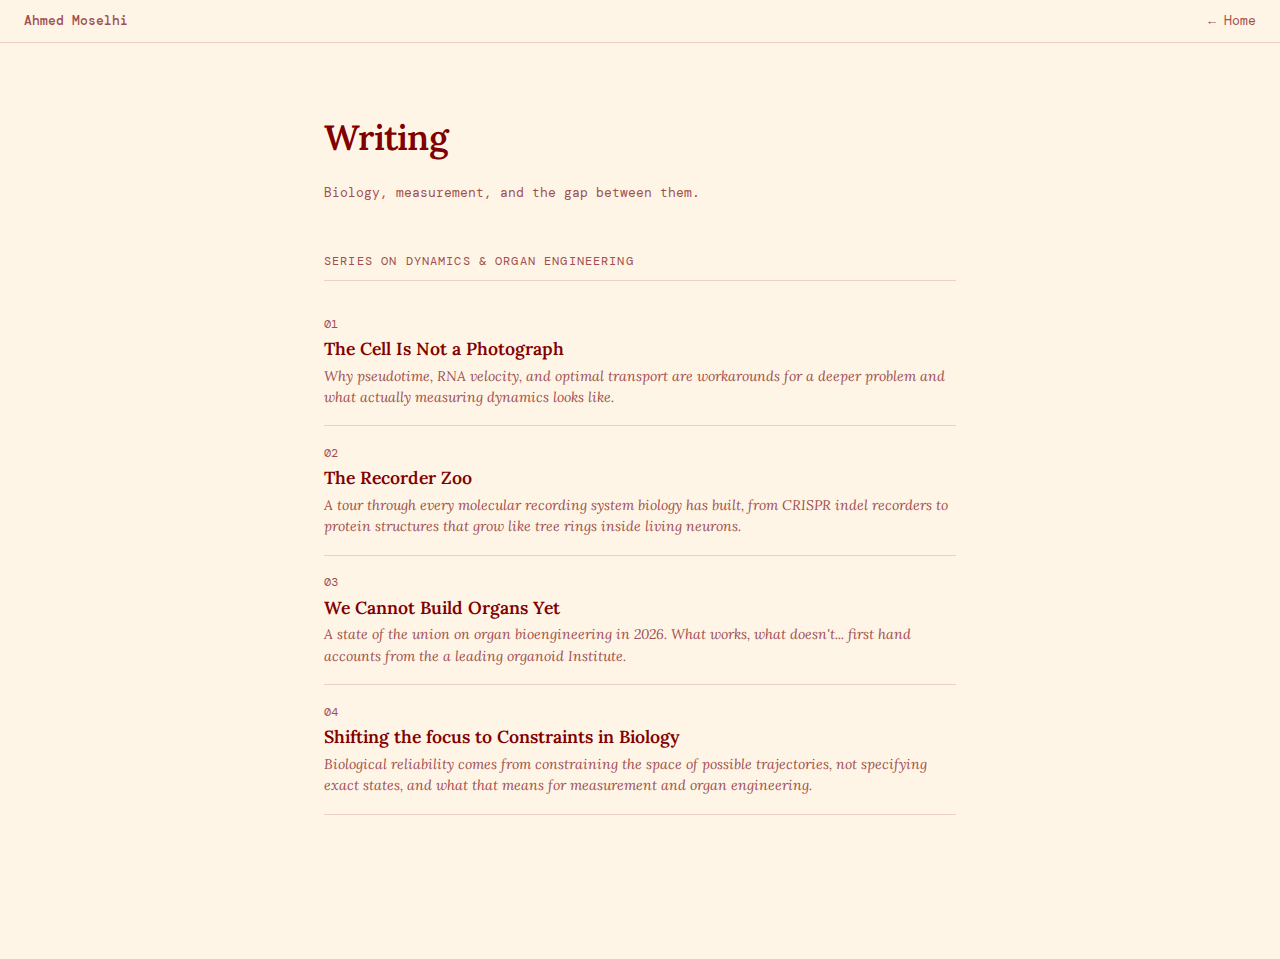
<file: blog/index.html>
<!DOCTYPE html>
<html lang="en">
<head>
  <meta charset="UTF-8" />
  <meta name="viewport" content="width=device-width, initial-scale=1.0" />
  <title>Writing — Ahmed Moselhi</title>
  <link rel="preconnect" href="https://fonts.googleapis.com">
  <link href="https://fonts.googleapis.com/css2?family=Lora:ital,wght@0,400;0,600;1,400&family=DM+Mono:wght@400;500&display=swap" rel="stylesheet">
  <style>
    *, *::before, *::after { box-sizing: border-box; }

    :root {
      --bg:        #FFF5E6;
      --ink:       #800000;
      --ink-faint: #a05050;
      --rule:      rgba(128,0,0,0.15);
    }

    body {
      margin: 0;
      background: var(--bg);
      color: var(--ink);
      font-family: 'Lora', Georgia, serif;
      font-size: 1.05rem;
      line-height: 1.75;
    }

    .topbar {
      position: sticky;
      top: 0;
      z-index: 10;
      background: var(--bg);
      border-bottom: 1px solid var(--rule);
      padding: 0.6rem 1.5rem;
      display: flex;
      justify-content: space-between;
      align-items: center;
      font-size: 0.82rem;
      font-family: 'DM Mono', monospace;
    }
    .topbar a { color: var(--ink-faint); text-decoration: none; }
    .topbar a:hover { color: var(--ink); text-decoration: underline; }
    .topbar .site-name { font-weight: 500; color: var(--ink); }

    main {
      max-width: 680px;
      margin: 0 auto;
      padding: 4rem 1.5rem 6rem;
    }

    h1 {
      font-size: clamp(1.6rem, 4vw, 2.2rem);
      font-weight: 600;
      margin: 0 0 0.4rem;
      letter-spacing: -0.02em;
    }

    .subtitle {
      font-family: 'DM Mono', monospace;
      font-size: 0.8rem;
      color: var(--ink-faint);
      margin-bottom: 3rem;
    }

    .series-label {
      font-family: 'DM Mono', monospace;
      font-size: 0.72rem;
      letter-spacing: 0.1em;
      text-transform: uppercase;
      color: var(--ink-faint);
      margin-bottom: 1rem;
      border-bottom: 1px solid var(--rule);
      padding-bottom: 0.5rem;
    }

    .post-list {
      list-style: none;
      margin: 0 0 3rem;
      padding: 0;
    }

    .post-list li {
      border-bottom: 1px solid var(--rule);
    }

    .post-list a {
      display: block;
      padding: 1.1rem 0;
      text-decoration: none;
      color: var(--ink);
    }
    .post-list a:hover .post-title { text-decoration: underline; }

    .post-num {
      font-family: 'DM Mono', monospace;
      font-size: 0.72rem;
      color: var(--ink-faint);
      margin-bottom: 0.2rem;
    }

    .post-title {
      font-size: 1.1rem;
      font-weight: 600;
      line-height: 1.3;
      margin-bottom: 0.3rem;
    }

    .post-desc {
      font-size: 0.88rem;
      color: var(--ink-faint);
      line-height: 1.5;
      font-style: italic;
    }
  </style>
</head>
<body>

<nav class="topbar">
  <span class="site-name"><a href="../index.html">Ahmed Moselhi</a></span>
  <a href="../index.html">&#8592; Home</a>
</nav>

<main>
  <h1>Writing</h1>
  <p class="subtitle">Biology, measurement, and the gap between them.</p>

  <p class="series-label">Series on Dynamics &amp; Organ Engineering</p>

  <ol class="post-list">
    <li>
      <a href="snapshot.html">
        <div class="post-num">01</div>
        <div class="post-title">The Cell Is Not a Photograph</div>
        <div class="post-desc">Why pseudotime, RNA velocity, and optimal transport are workarounds for a deeper problem and what actually measuring dynamics looks like.</div>
      </a>
    </li>
    <li>
      <a href="recorders.html">
        <div class="post-num">02</div>
        <div class="post-title">The Recorder Zoo</div>
        <div class="post-desc">A tour through every molecular recording system biology has built, from CRISPR indel recorders to protein structures that grow like tree rings inside living neurons.</div>
      </a>
    </li>
    <!-- <li>
      <a href="dynamics.html">
        <div class="post-num">03</div>
        <div class="post-title">Mathematical Principles in biology</div>
        <div class="post-desc">An overview of six mathematical frameworks in biology: dynamical systems, stochastic processes, statistical mechanics, information theory, control theory, optimal transport.</div>
      </a>
    </li> -->
    <li>
      <a href="organs.html">
        <div class="post-num">03</div>
        <div class="post-title">We Cannot Build Organs Yet</div>
        <div class="post-desc">A state of the union on organ bioengineering in 2026. What works, what doesn't... first hand accounts from the a leading organoid Institute.</div>
      </a>
    </li>
    <li>
      <a href="constraints.html">
        <div class="post-num">04</div>
        <div class="post-title">Shifting the focus to Constraints in Biology</div>
        <div class="post-desc">Biological reliability comes from constraining the space of possible trajectories, not specifying exact states, and what that means for measurement and organ engineering.</div>
      </a>
    </li>
    <!-- <li>
      <a href="chreode.html">
        <div class="post-num">06</div>
        <div class="post-title">Chreode - The necessary path</div>
        <div class="post-desc">A white paper for the measurement company built to read and enforce the topology of biological constraint... and use it to grow organs.</div>
      </a>
    </li> -->
  </ol>
</main>

</body>
</html>
</file>
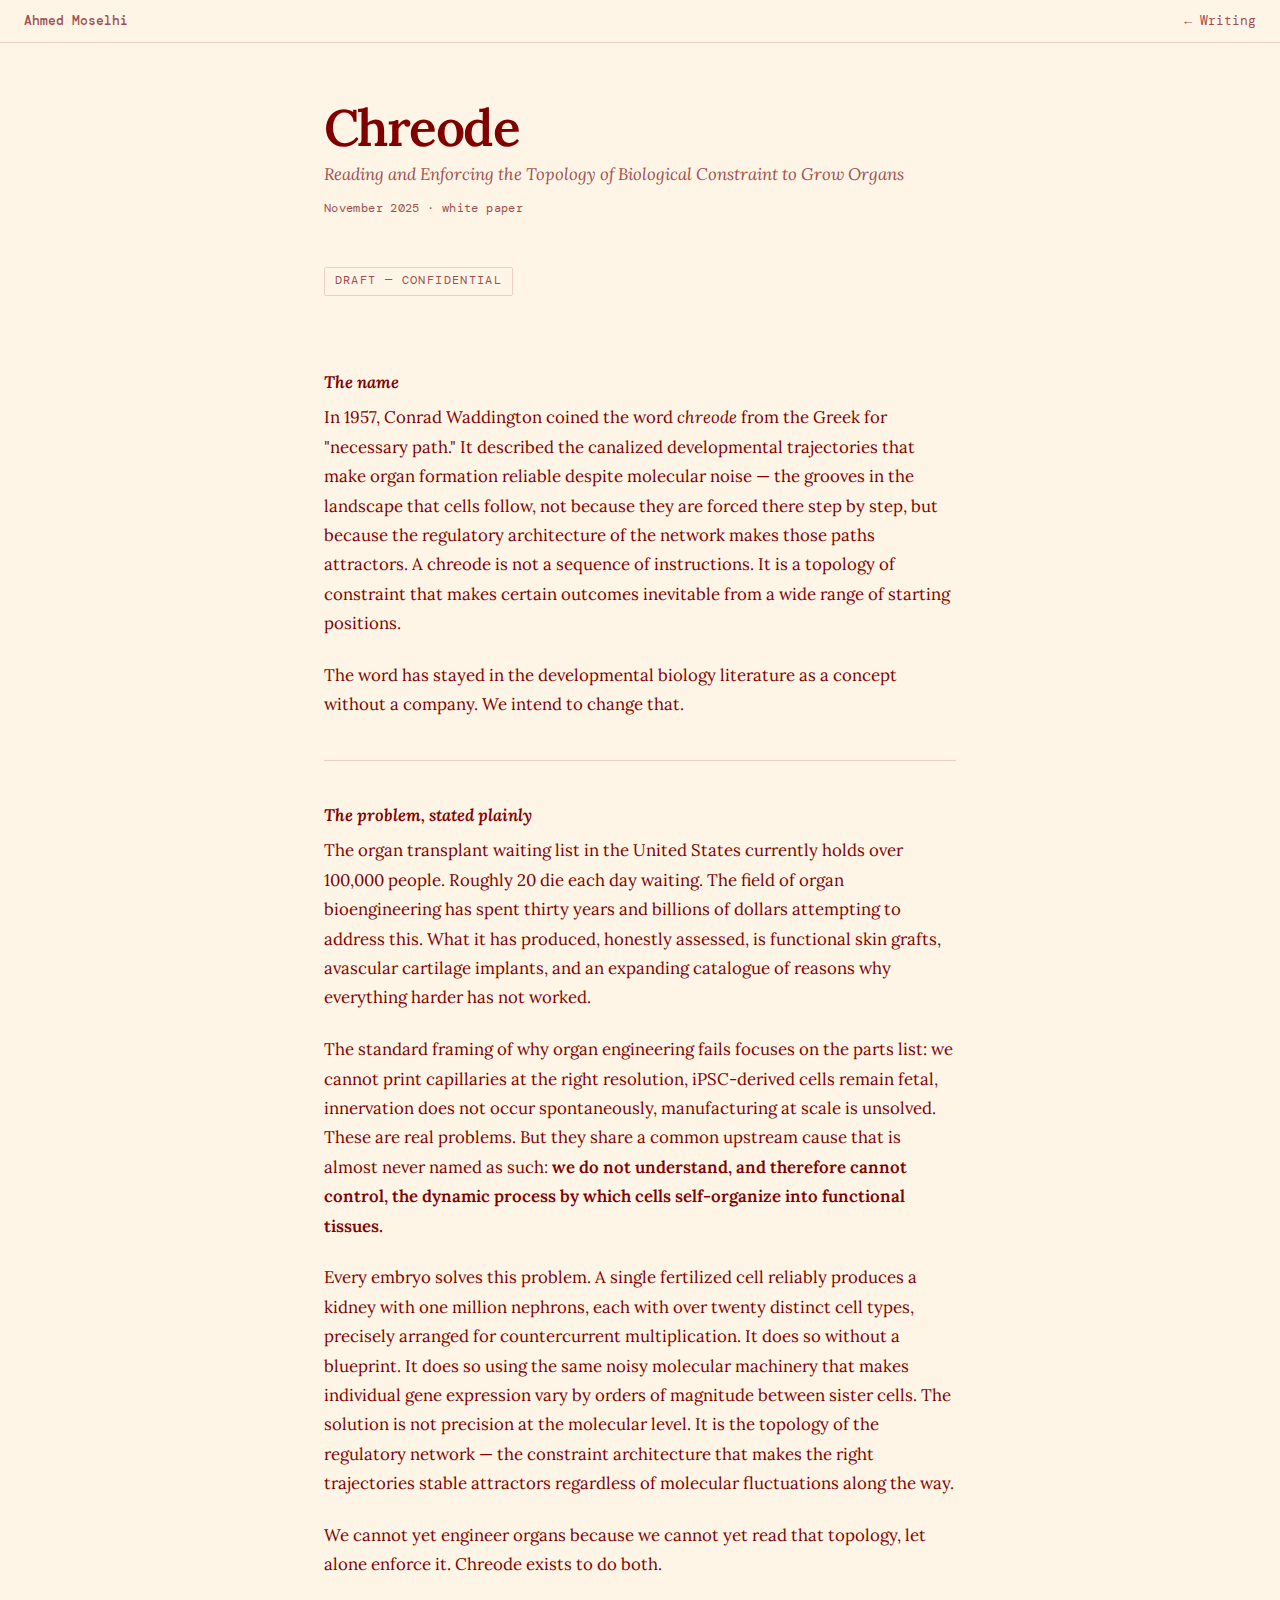
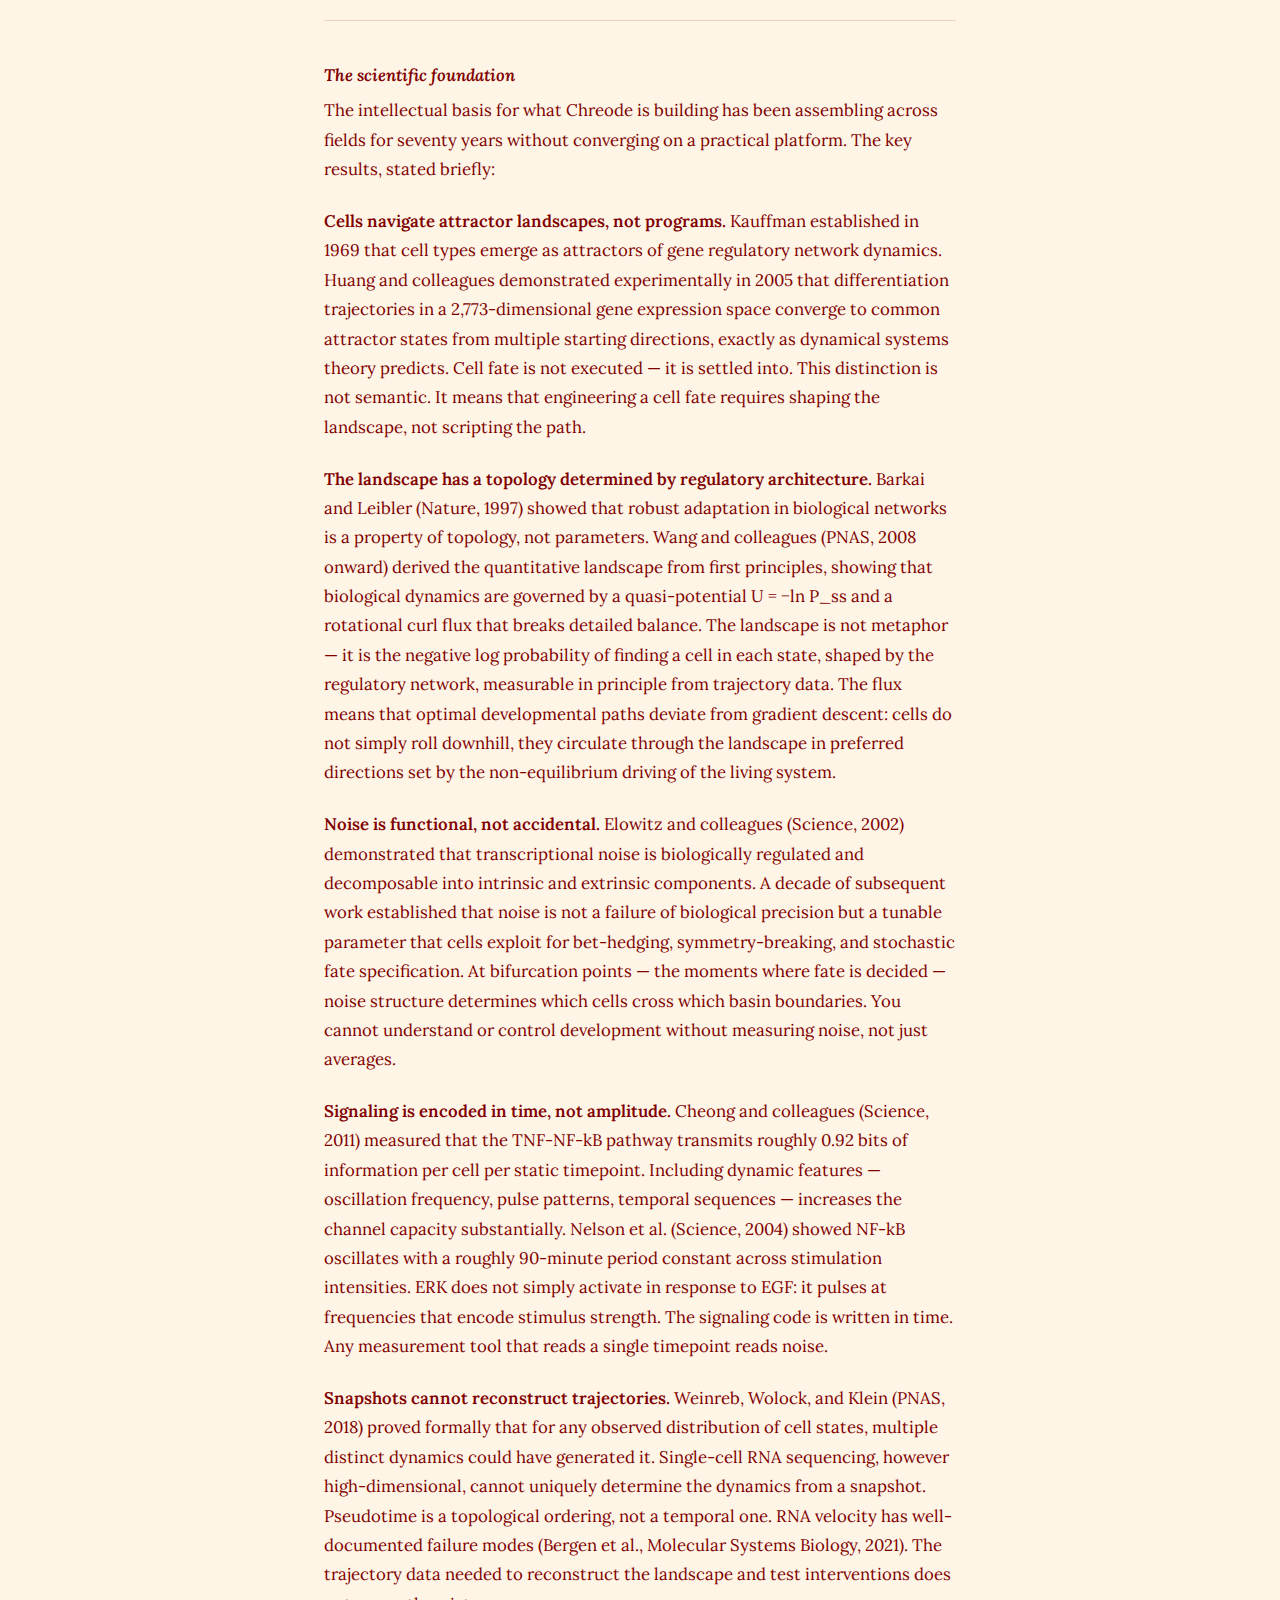
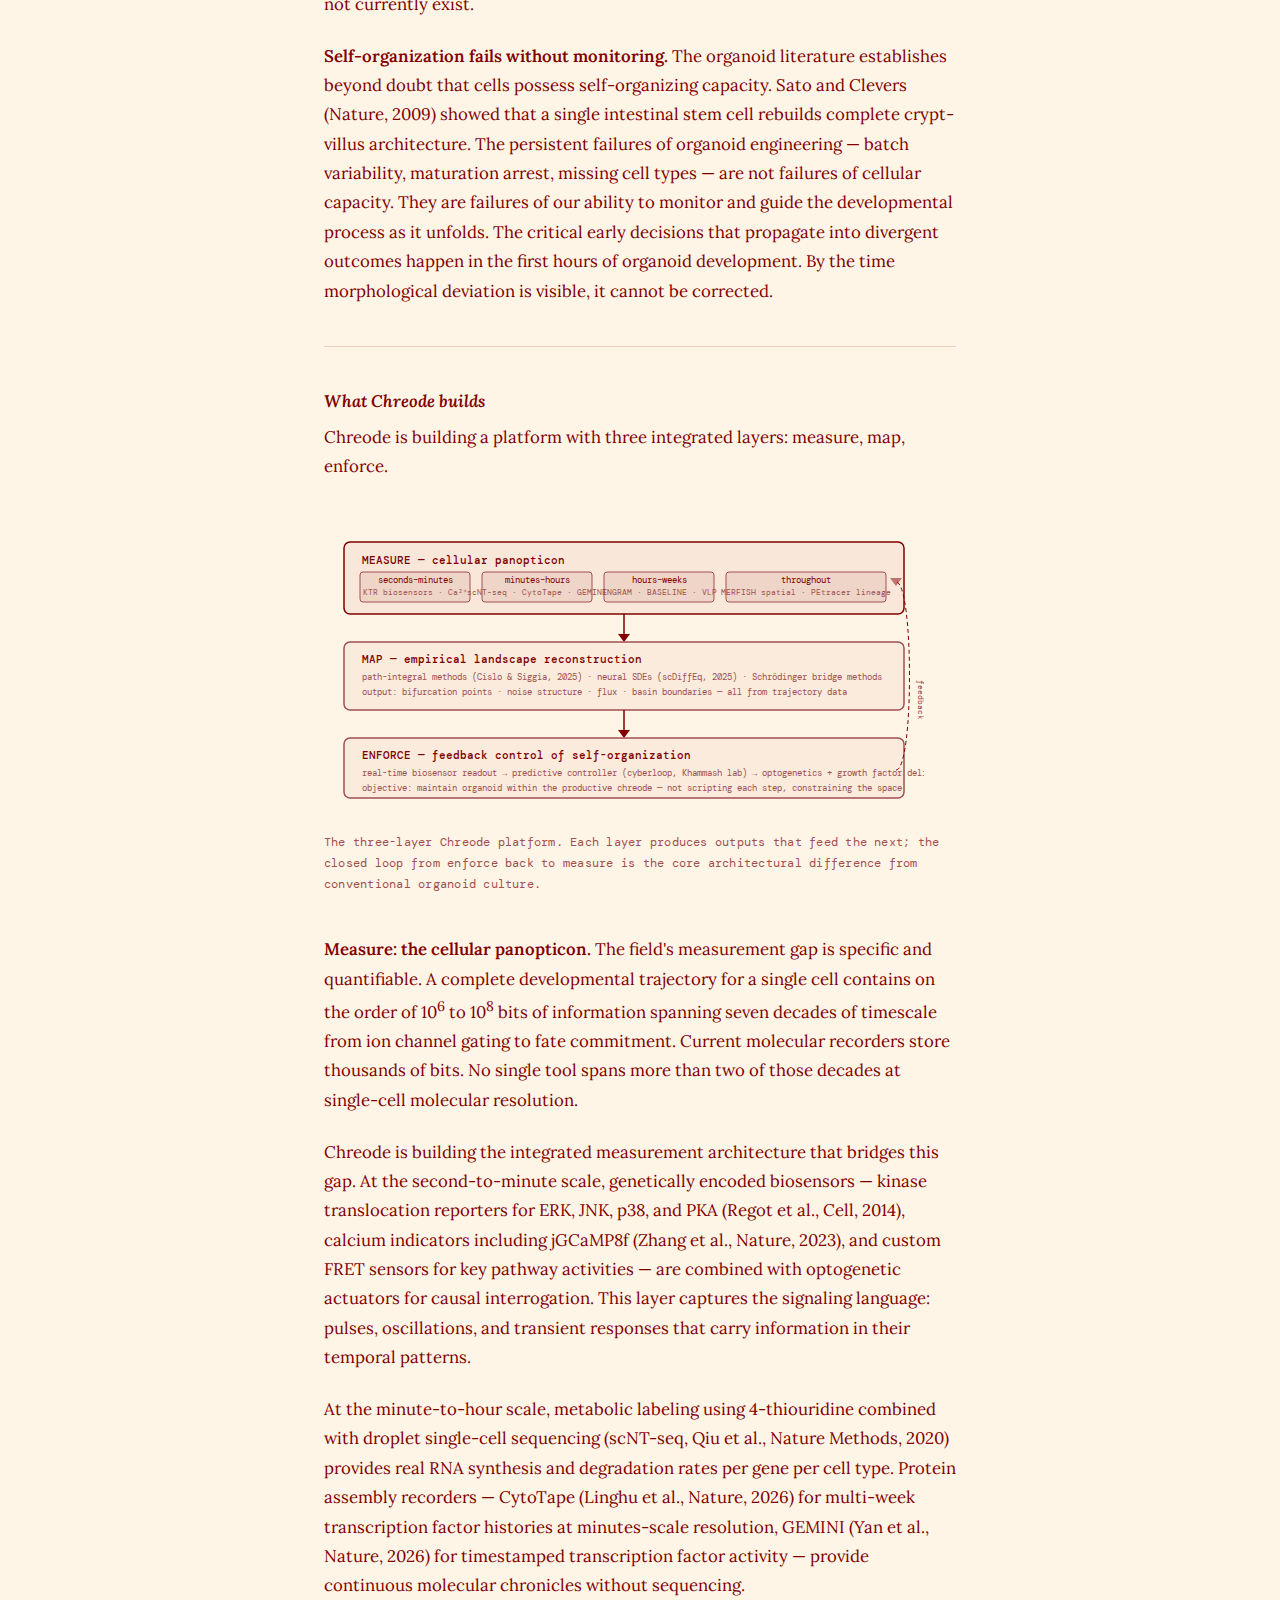
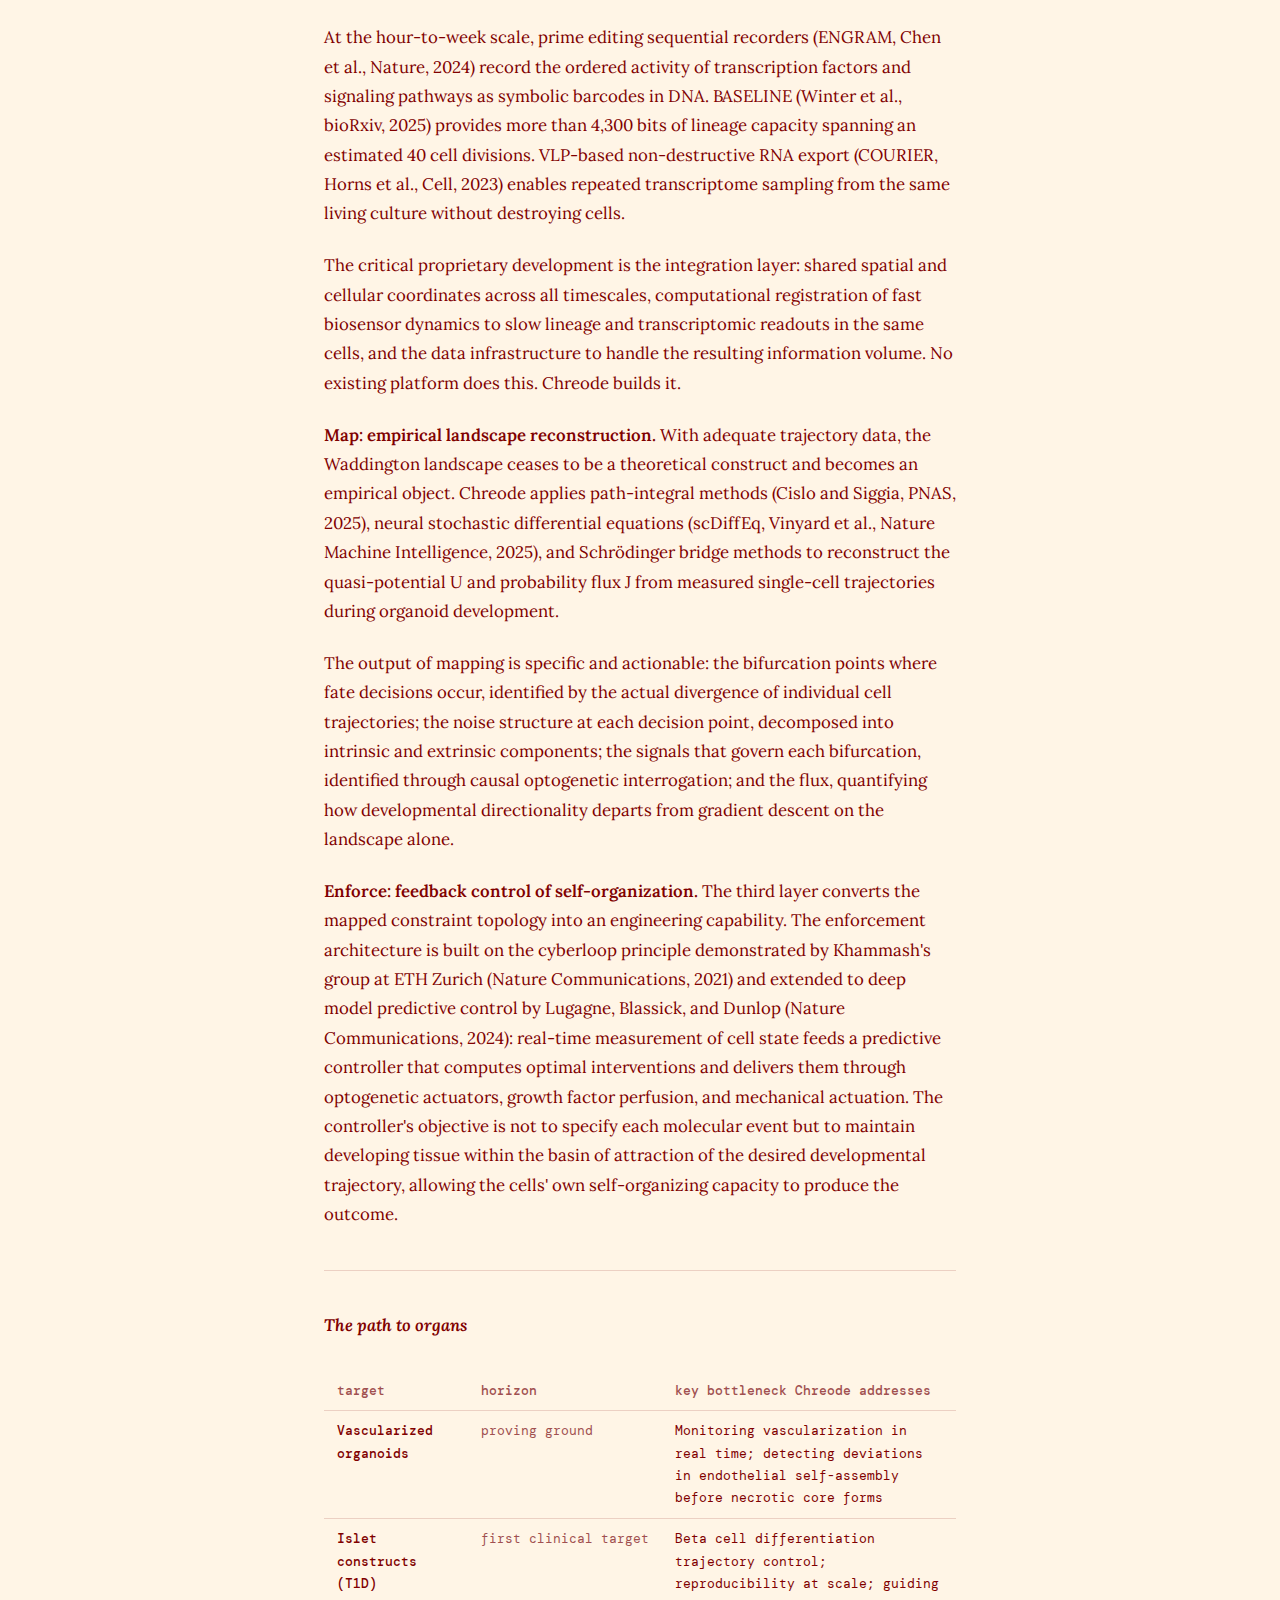
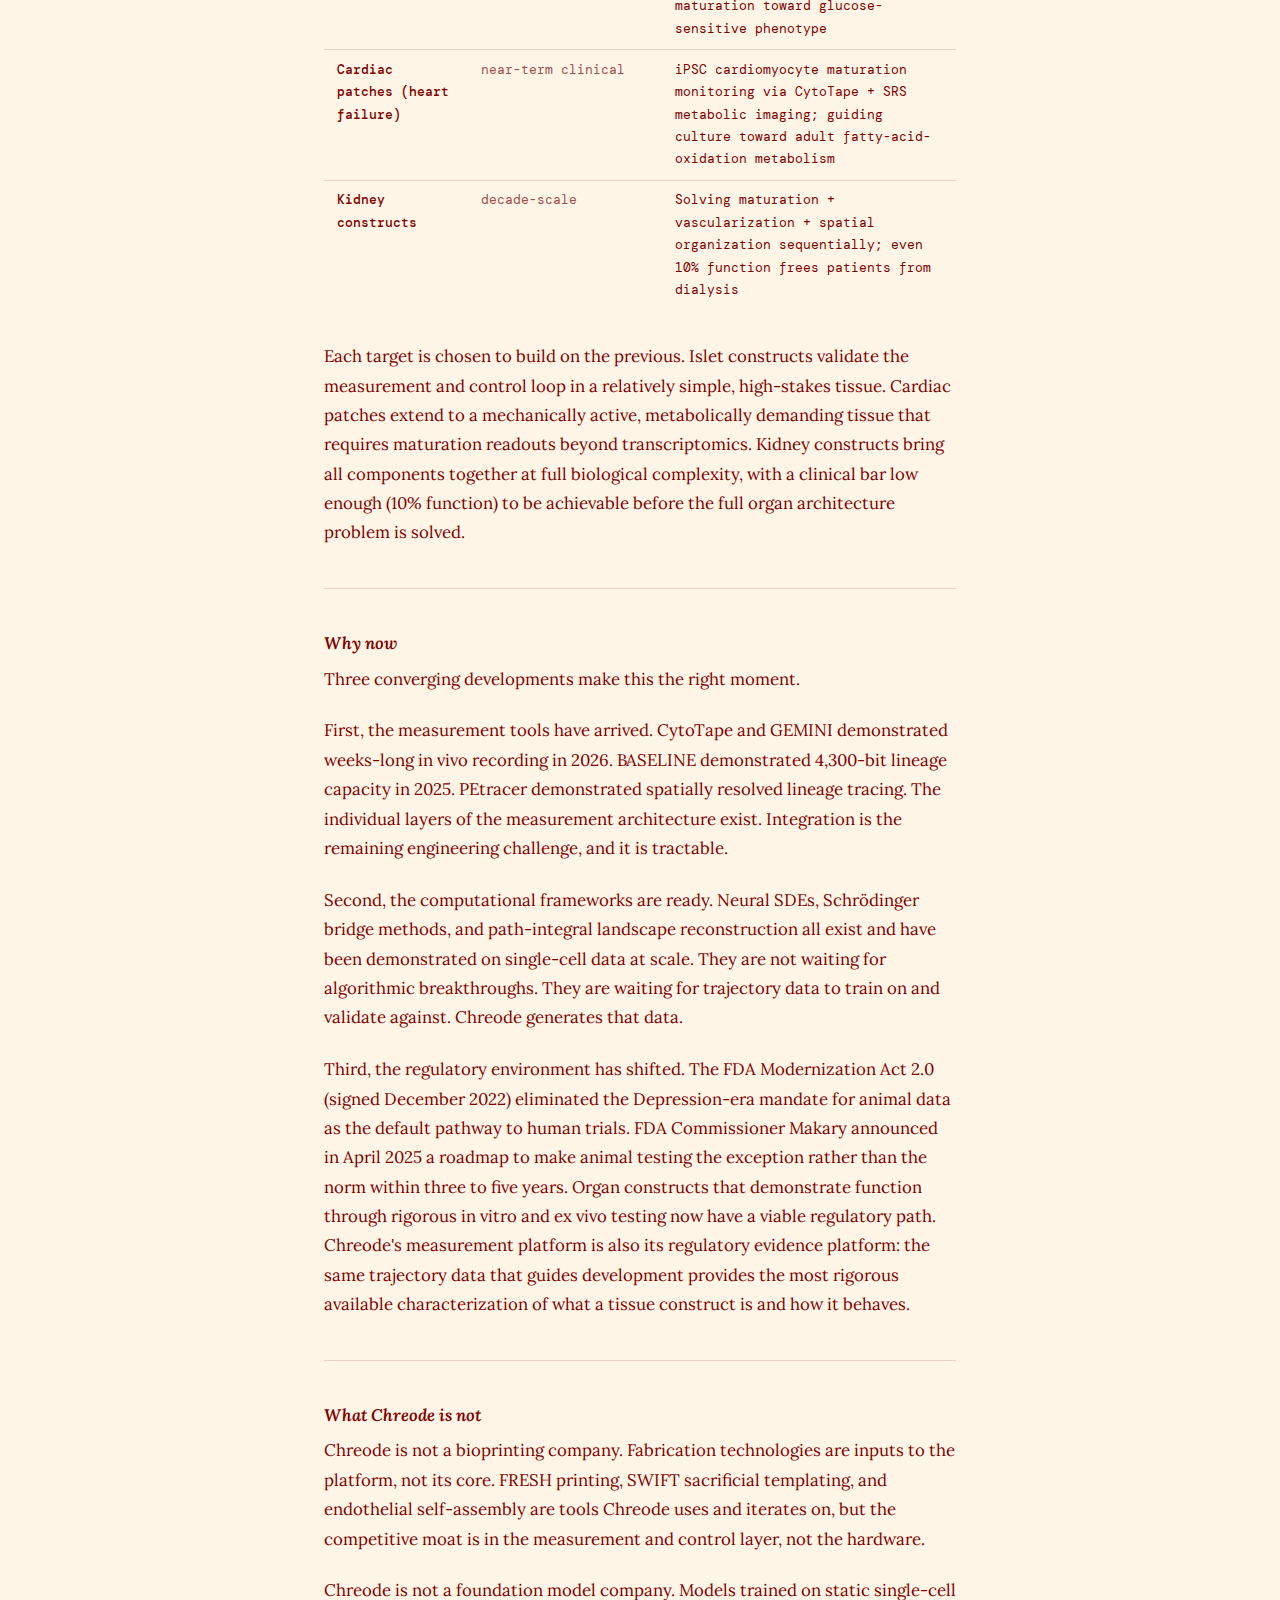
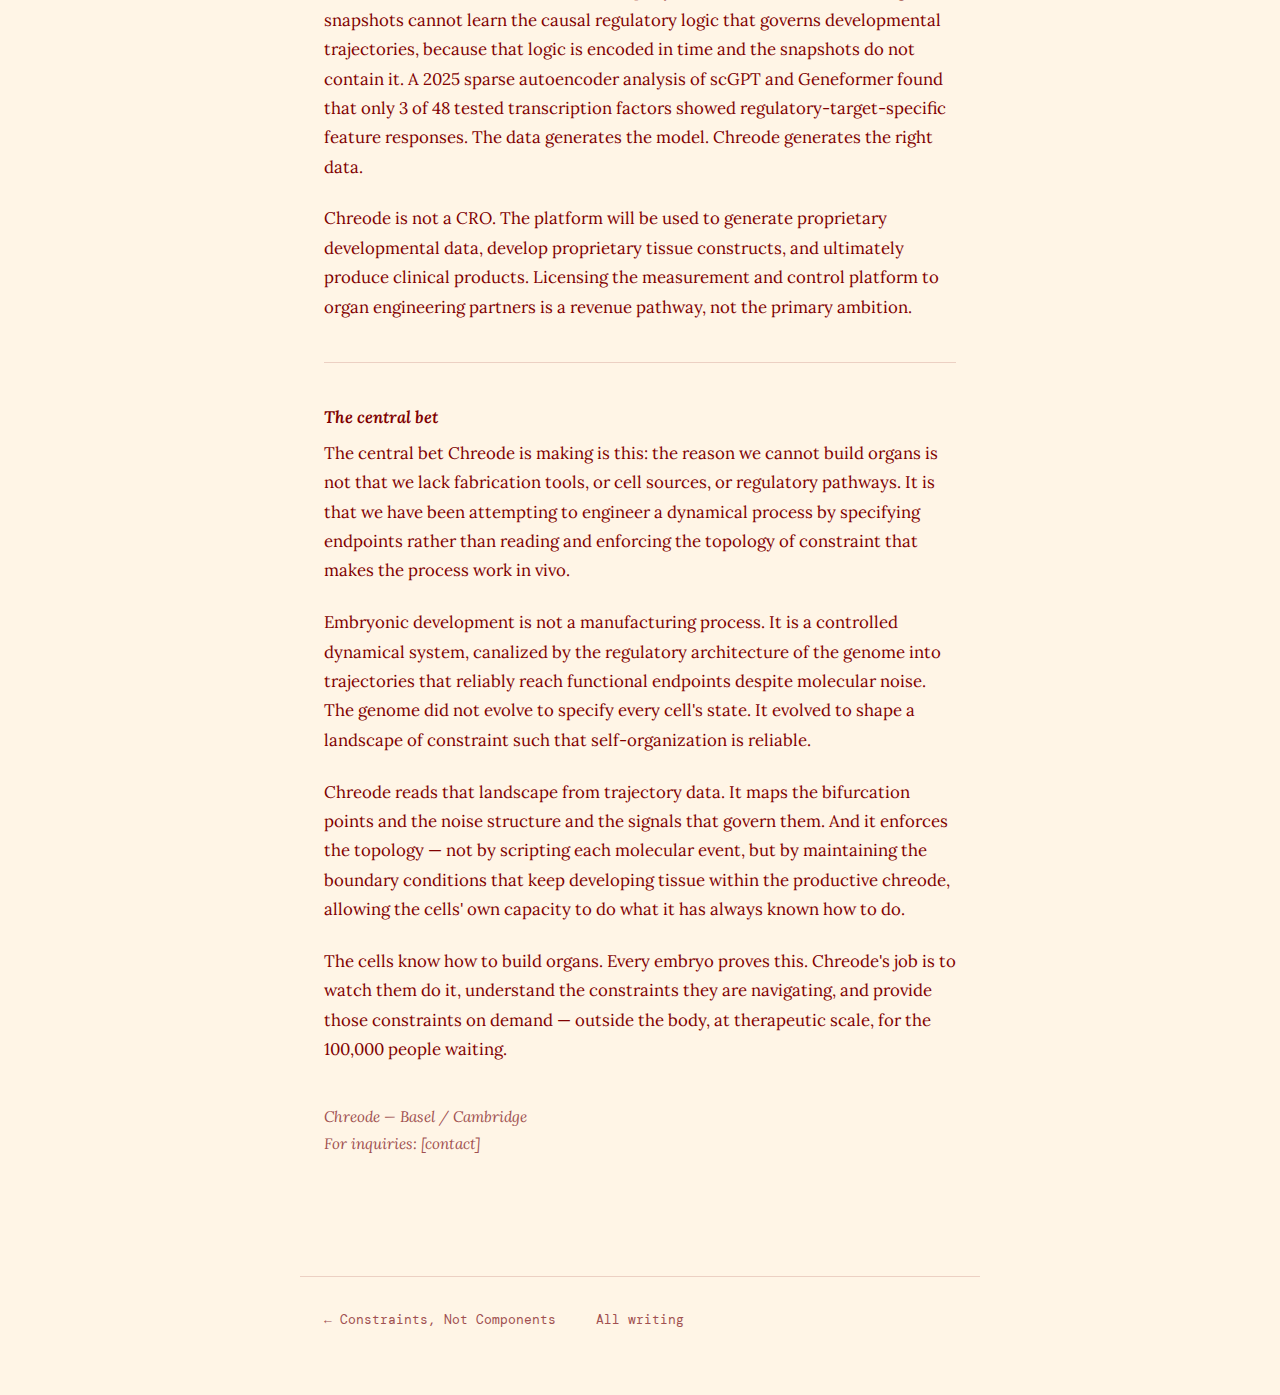
<file: chreode.html>
<!DOCTYPE html>
<html lang="en">
<head>
  <meta charset="UTF-8" />
  <meta name="viewport" content="width=device-width, initial-scale=1.0" />
  <title>Chreode — Ahmed Moselhi</title>
  <meta name="description" content="A white paper on reading and enforcing the topology of biological constraint to grow organs." />
  <link rel="preconnect" href="https://fonts.googleapis.com">
  <link href="https://fonts.googleapis.com/css2?family=Lora:ital,wght@0,400;0,600;1,400&family=DM+Mono:wght@400;500&display=swap" rel="stylesheet">
  <style>
    *, *::before, *::after { box-sizing: border-box; }
    :root {
      --bg:        #FFF5E6;
      --ink:       #800000;
      --ink-faint: #a05050;
      --rule:      rgba(128,0,0,0.15);
      --code-bg:   rgba(128,0,0,0.06);
      --max-w:     680px;
    }
    html { scroll-behavior: smooth; }
    body {
      margin: 0;
      background: var(--bg);
      color: var(--ink);
      font-family: 'Lora', Georgia, serif;
      font-size: 1.05rem;
      line-height: 1.75;
    }
    .topbar {
      position: sticky; top: 0; z-index: 10;
      background: var(--bg); border-bottom: 1px solid var(--rule);
      padding: 0.6rem 1.5rem;
      display: flex; justify-content: space-between; align-items: center;
      font-size: 0.82rem; font-family: 'DM Mono', monospace;
    }
    .topbar a { color: var(--ink-faint); text-decoration: none; }
    .topbar a:hover { color: var(--ink); text-decoration: underline; }
    .topbar .site-name { font-weight: 500; color: var(--ink); }
    article { max-width: var(--max-w); margin: 0 auto; padding: 3.5rem 1.5rem 6rem; }
    h1 { font-size: clamp(2rem, 6vw, 3.2rem); font-weight: 600; line-height: 1.1; margin: 0 0 0.3rem; letter-spacing: -0.03em; }
    .subtitle { font-size: 1.05rem; color: var(--ink-faint); font-style: italic; margin: 0 0 0.5rem; }
    .post-meta { font-family: 'DM Mono', monospace; font-size: 0.78rem; color: var(--ink-faint); margin-bottom: 2.8rem; letter-spacing: 0.03em; }
    h2 { font-size: 1.35rem; font-weight: 600; margin: 2.8rem 0 0.6rem; letter-spacing: -0.01em; }
    h3 { font-size: 1.05rem; font-weight: 600; margin: 2rem 0 0.4rem; font-style: italic; }
    p { margin: 0 0 1.4rem; }
    hr { border: none; border-top: 1px solid var(--rule); margin: 2.5rem 0; }
    strong { font-weight: 600; }
    em { font-style: italic; }
    a { color: var(--ink); text-decoration: underline; text-decoration-color: var(--rule); text-underline-offset: 3px; }
    a:hover { text-decoration-color: var(--ink); }

    .confidential-tag {
      display: inline-block;
      font-family: 'DM Mono', monospace;
      font-size: 0.72rem;
      letter-spacing: 0.12em;
      color: var(--ink-faint);
      border: 1px solid var(--rule);
      padding: 0.2rem 0.6rem;
      border-radius: 2px;
      margin-bottom: 2.5rem;
    }

    /* Platform diagram */
    .platform-fig { margin: 2.5rem 0; }
    .platform-fig figcaption { font-family: 'DM Mono', monospace; font-size: 0.75rem; color: var(--ink-faint); margin-top: 0.7rem; letter-spacing: 0.02em; }

    /* Clinical path table */
    .path-table { margin: 2rem 0; border-collapse: collapse; width: 100%; font-family: 'DM Mono', monospace; font-size: 0.8rem; }
    .path-table th { text-align: left; color: var(--ink-faint); border-bottom: 1px solid var(--rule); padding: 0.5rem 0.8rem; font-weight: 500; }
    .path-table td { padding: 0.55rem 0.8rem; border-bottom: 1px solid var(--rule); color: var(--ink); vertical-align: top; }
    .path-table tr:last-child td { border-bottom: none; }
    .path-table .td-target { color: var(--ink); font-weight: 500; }
    .path-table .td-horizon { color: var(--ink-faint); white-space: nowrap; }

    #progress-bar { position: fixed; top: 0; left: 0; height: 2px; background: var(--ink); width: 0%; z-index: 100; transition: width 0.1s linear; }
    .post-nav {
      max-width: var(--max-w); margin: 0 auto; padding: 2rem 1.5rem 4rem;
      display: grid; grid-template-columns: 1fr auto 1fr; gap: 1rem; align-items: center;
      border-top: 1px solid var(--rule);
      font-family: 'DM Mono', monospace; font-size: 0.8rem;
    }
    .post-nav .nav-link { color: var(--ink-faint); text-decoration: none; }
    .post-nav .nav-link:hover { color: var(--ink); }
    .post-nav .nav-link.next { text-align: right; }
    .post-nav .nav-home { text-align: center; color: var(--ink-faint); text-decoration: none; }
    .post-nav .nav-home:hover { color: var(--ink); }
    .footer-sig { font-style: italic; color: var(--ink-faint); font-size: 0.95rem; margin-top: 2.5rem; }

    @media (max-width: 600px) {
      .post-nav { grid-template-columns: 1fr; text-align: center; }
    }
  </style>
</head>
<body>

<div id="progress-bar"></div>

<nav class="topbar">
  <span class="site-name"><a href="../index.html">Ahmed Moselhi</a></span>
  <a href="../index.html">&#8592; Writing</a>
</nav>

<article>
<h1>Chreode</h1>
<p class="subtitle">Reading and Enforcing the Topology of Biological Constraint to Grow Organs</p>
<p class="post-meta">November 2025 &middot; white paper</p>
<span class="confidential-tag">DRAFT — CONFIDENTIAL</span>

<h3>The name</h3>
<p>
In 1957, Conrad Waddington coined the word <em>chreode</em> from the Greek for "necessary path." It described the canalized developmental trajectories that make organ formation reliable despite molecular noise — the grooves in the landscape that cells follow, not because they are forced there step by step, but because the regulatory architecture of the network makes those paths attractors. A chreode is not a sequence of instructions. It is a topology of constraint that makes certain outcomes inevitable from a wide range of starting positions.
</p>
<p>
The word has stayed in the developmental biology literature as a concept without a company. We intend to change that.
</p>
<hr>

<h3>The problem, stated plainly</h3>
<p>
The organ transplant waiting list in the United States currently holds over 100,000 people. Roughly 20 die each day waiting. The field of organ bioengineering has spent thirty years and billions of dollars attempting to address this. What it has produced, honestly assessed, is functional skin grafts, avascular cartilage implants, and an expanding catalogue of reasons why everything harder has not worked.
</p>
<p>
The standard framing of why organ engineering fails focuses on the parts list: we cannot print capillaries at the right resolution, iPSC-derived cells remain fetal, innervation does not occur spontaneously, manufacturing at scale is unsolved. These are real problems. But they share a common upstream cause that is almost never named as such: <strong>we do not understand, and therefore cannot control, the dynamic process by which cells self-organize into functional tissues.</strong>
</p>
<p>
Every embryo solves this problem. A single fertilized cell reliably produces a kidney with one million nephrons, each with over twenty distinct cell types, precisely arranged for countercurrent multiplication. It does so without a blueprint. It does so using the same noisy molecular machinery that makes individual gene expression vary by orders of magnitude between sister cells. The solution is not precision at the molecular level. It is the topology of the regulatory network — the constraint architecture that makes the right trajectories stable attractors regardless of molecular fluctuations along the way.
</p>
<p>
We cannot yet engineer organs because we cannot yet read that topology, let alone enforce it. Chreode exists to do both.
</p>
<hr>

<h3>The scientific foundation</h3>
<p>
The intellectual basis for what Chreode is building has been assembling across fields for seventy years without converging on a practical platform. The key results, stated briefly:
</p>
<p>
<strong>Cells navigate attractor landscapes, not programs.</strong> Kauffman established in 1969 that cell types emerge as attractors of gene regulatory network dynamics. Huang and colleagues demonstrated experimentally in 2005 that differentiation trajectories in a 2,773-dimensional gene expression space converge to common attractor states from multiple starting directions, exactly as dynamical systems theory predicts. Cell fate is not executed — it is settled into. This distinction is not semantic. It means that engineering a cell fate requires shaping the landscape, not scripting the path.
</p>
<p>
<strong>The landscape has a topology determined by regulatory architecture.</strong> Barkai and Leibler (Nature, 1997) showed that robust adaptation in biological networks is a property of topology, not parameters. Wang and colleagues (PNAS, 2008 onward) derived the quantitative landscape from first principles, showing that biological dynamics are governed by a quasi-potential U = −ln P_ss and a rotational curl flux that breaks detailed balance. The landscape is not metaphor — it is the negative log probability of finding a cell in each state, shaped by the regulatory network, measurable in principle from trajectory data. The flux means that optimal developmental paths deviate from gradient descent: cells do not simply roll downhill, they circulate through the landscape in preferred directions set by the non-equilibrium driving of the living system.
</p>
<p>
<strong>Noise is functional, not accidental.</strong> Elowitz and colleagues (Science, 2002) demonstrated that transcriptional noise is biologically regulated and decomposable into intrinsic and extrinsic components. A decade of subsequent work established that noise is not a failure of biological precision but a tunable parameter that cells exploit for bet-hedging, symmetry-breaking, and stochastic fate specification. At bifurcation points — the moments where fate is decided — noise structure determines which cells cross which basin boundaries. You cannot understand or control development without measuring noise, not just averages.
</p>
<p>
<strong>Signaling is encoded in time, not amplitude.</strong> Cheong and colleagues (Science, 2011) measured that the TNF-NF-kB pathway transmits roughly 0.92 bits of information per cell per static timepoint. Including dynamic features — oscillation frequency, pulse patterns, temporal sequences — increases the channel capacity substantially. Nelson et al. (Science, 2004) showed NF-kB oscillates with a roughly 90-minute period constant across stimulation intensities. ERK does not simply activate in response to EGF: it pulses at frequencies that encode stimulus strength. The signaling code is written in time. Any measurement tool that reads a single timepoint reads noise.
</p>
<p>
<strong>Snapshots cannot reconstruct trajectories.</strong> Weinreb, Wolock, and Klein (PNAS, 2018) proved formally that for any observed distribution of cell states, multiple distinct dynamics could have generated it. Single-cell RNA sequencing, however high-dimensional, cannot uniquely determine the dynamics from a snapshot. Pseudotime is a topological ordering, not a temporal one. RNA velocity has well-documented failure modes (Bergen et al., Molecular Systems Biology, 2021). The trajectory data needed to reconstruct the landscape and test interventions does not currently exist.
</p>
<p>
<strong>Self-organization fails without monitoring.</strong> The organoid literature establishes beyond doubt that cells possess self-organizing capacity. Sato and Clevers (Nature, 2009) showed that a single intestinal stem cell rebuilds complete crypt-villus architecture. The persistent failures of organoid engineering — batch variability, maturation arrest, missing cell types — are not failures of cellular capacity. They are failures of our ability to monitor and guide the developmental process as it unfolds. The critical early decisions that propagate into divergent outcomes happen in the first hours of organoid development. By the time morphological deviation is visible, it cannot be corrected.
</p>
<hr>

<h3>What Chreode builds</h3>
<p>
Chreode is building a platform with three integrated layers: measure, map, enforce.
</p>

<figure class="platform-fig">
  <svg viewBox="0 0 600 290" xmlns="http://www.w3.org/2000/svg" style="width:100%;max-width:600px;font-family:'DM Mono',monospace;">
    <!-- Layer 1: Measure -->
    <rect x="20" y="20" width="560" height="72" rx="6" fill="rgba(128,0,0,0.05)" stroke="#800000" stroke-width="1.5"/>
    <text x="38" y="42" font-size="11" fill="#800000" font-weight="500">MEASURE — cellular panopticon</text>

    <!-- Timescale blocks within Measure -->
    <rect x="36" y="50" width="110" height="30" rx="3" fill="rgba(128,0,0,0.08)" stroke="#a05050" stroke-width="1"/>
    <text x="91" y="61" text-anchor="middle" font-size="8.5" fill="#800000">seconds–minutes</text>
    <text x="91" y="73" text-anchor="middle" font-size="7.5" fill="#a05050">KTR biosensors · Ca²⁺</text>

    <rect x="158" y="50" width="110" height="30" rx="3" fill="rgba(128,0,0,0.08)" stroke="#a05050" stroke-width="1"/>
    <text x="213" y="61" text-anchor="middle" font-size="8.5" fill="#800000">minutes–hours</text>
    <text x="213" y="73" text-anchor="middle" font-size="7.5" fill="#a05050">scNT-seq · CytoTape · GEMINI</text>

    <rect x="280" y="50" width="110" height="30" rx="3" fill="rgba(128,0,0,0.08)" stroke="#a05050" stroke-width="1"/>
    <text x="335" y="61" text-anchor="middle" font-size="8.5" fill="#800000">hours–weeks</text>
    <text x="335" y="73" text-anchor="middle" font-size="7.5" fill="#a05050">ENGRAM · BASELINE · VLP</text>

    <rect x="402" y="50" width="160" height="30" rx="3" fill="rgba(128,0,0,0.08)" stroke="#a05050" stroke-width="1"/>
    <text x="482" y="61" text-anchor="middle" font-size="8.5" fill="#800000">throughout</text>
    <text x="482" y="73" text-anchor="middle" font-size="7.5" fill="#a05050">MERFISH spatial · PEtracer lineage</text>

    <!-- Arrow down -->
    <line x1="300" y1="92" x2="300" y2="116" stroke="#800000" stroke-width="1.5"/>
    <polygon points="294,112 306,112 300,120" fill="#800000"/>

    <!-- Layer 2: Map -->
    <rect x="20" y="120" width="560" height="68" rx="6" fill="rgba(128,0,0,0.04)" stroke="#a05050" stroke-width="1.5"/>
    <text x="38" y="141" font-size="11" fill="#800000" font-weight="500">MAP — empirical landscape reconstruction</text>
    <text x="38" y="158" font-size="8.5" fill="#a05050">path-integral methods (Cislo &amp; Siggia, 2025) · neural SDEs (scDiffEq, 2025) · Schrödinger bridge methods</text>
    <text x="38" y="173" font-size="8.5" fill="#a05050">output: bifurcation points · noise structure · flux · basin boundaries — all from trajectory data</text>

    <!-- Arrow down -->
    <line x1="300" y1="188" x2="300" y2="212" stroke="#800000" stroke-width="1.5"/>
    <polygon points="294,208 306,208 300,216" fill="#800000"/>

    <!-- Layer 3: Enforce -->
    <rect x="20" y="216" width="560" height="60" rx="6" fill="rgba(128,0,0,0.04)" stroke="#a05050" stroke-width="1.5"/>
    <text x="38" y="237" font-size="11" fill="#800000" font-weight="500">ENFORCE — feedback control of self-organization</text>
    <text x="38" y="254" font-size="8.5" fill="#a05050">real-time biosensor readout → predictive controller (cyberloop, Khammash lab) → optogenetics + growth factor delivery</text>
    <text x="38" y="269" font-size="8.5" fill="#a05050">objective: maintain organoid within the productive chreode — not scripting each step, constraining the space</text>

    <!-- Feedback loop arrow -->
    <path d="M 572 248 C 590 248 590 60 572 60" stroke="#800000" stroke-width="1" fill="none" stroke-dasharray="4,3"/>
    <polygon points="566,56 578,56 572,64" fill="#800000" opacity="0.5"/>
    <text x="594" y="158" font-size="7.5" fill="#a05050" transform="rotate(90,594,158)">feedback</text>
  </svg>
  <figcaption>The three-layer Chreode platform. Each layer produces outputs that feed the next; the closed loop from enforce back to measure is the core architectural difference from conventional organoid culture.</figcaption>
</figure>

<p>
<strong>Measure: the cellular panopticon.</strong> The field's measurement gap is specific and quantifiable. A complete developmental trajectory for a single cell contains on the order of 10<sup>6</sup> to 10<sup>8</sup> bits of information spanning seven decades of timescale from ion channel gating to fate commitment. Current molecular recorders store thousands of bits. No single tool spans more than two of those decades at single-cell molecular resolution.
</p>
<p>
Chreode is building the integrated measurement architecture that bridges this gap. At the second-to-minute scale, genetically encoded biosensors — kinase translocation reporters for ERK, JNK, p38, and PKA (Regot et al., Cell, 2014), calcium indicators including jGCaMP8f (Zhang et al., Nature, 2023), and custom FRET sensors for key pathway activities — are combined with optogenetic actuators for causal interrogation. This layer captures the signaling language: pulses, oscillations, and transient responses that carry information in their temporal patterns.
</p>
<p>
At the minute-to-hour scale, metabolic labeling using 4-thiouridine combined with droplet single-cell sequencing (scNT-seq, Qiu et al., Nature Methods, 2020) provides real RNA synthesis and degradation rates per gene per cell type. Protein assembly recorders — CytoTape (Linghu et al., Nature, 2026) for multi-week transcription factor histories at minutes-scale resolution, GEMINI (Yan et al., Nature, 2026) for timestamped transcription factor activity — provide continuous molecular chronicles without sequencing.
</p>
<p>
At the hour-to-week scale, prime editing sequential recorders (ENGRAM, Chen et al., Nature, 2024) record the ordered activity of transcription factors and signaling pathways as symbolic barcodes in DNA. BASELINE (Winter et al., bioRxiv, 2025) provides more than 4,300 bits of lineage capacity spanning an estimated 40 cell divisions. VLP-based non-destructive RNA export (COURIER, Horns et al., Cell, 2023) enables repeated transcriptome sampling from the same living culture without destroying cells.
</p>
<p>
The critical proprietary development is the integration layer: shared spatial and cellular coordinates across all timescales, computational registration of fast biosensor dynamics to slow lineage and transcriptomic readouts in the same cells, and the data infrastructure to handle the resulting information volume. No existing platform does this. Chreode builds it.
</p>
<p>
<strong>Map: empirical landscape reconstruction.</strong> With adequate trajectory data, the Waddington landscape ceases to be a theoretical construct and becomes an empirical object. Chreode applies path-integral methods (Cislo and Siggia, PNAS, 2025), neural stochastic differential equations (scDiffEq, Vinyard et al., Nature Machine Intelligence, 2025), and Schrödinger bridge methods to reconstruct the quasi-potential U and probability flux J from measured single-cell trajectories during organoid development.
</p>
<p>
The output of mapping is specific and actionable: the bifurcation points where fate decisions occur, identified by the actual divergence of individual cell trajectories; the noise structure at each decision point, decomposed into intrinsic and extrinsic components; the signals that govern each bifurcation, identified through causal optogenetic interrogation; and the flux, quantifying how developmental directionality departs from gradient descent on the landscape alone.
</p>
<p>
<strong>Enforce: feedback control of self-organization.</strong> The third layer converts the mapped constraint topology into an engineering capability. The enforcement architecture is built on the cyberloop principle demonstrated by Khammash's group at ETH Zurich (Nature Communications, 2021) and extended to deep model predictive control by Lugagne, Blassick, and Dunlop (Nature Communications, 2024): real-time measurement of cell state feeds a predictive controller that computes optimal interventions and delivers them through optogenetic actuators, growth factor perfusion, and mechanical actuation. The controller's objective is not to specify each molecular event but to maintain developing tissue within the basin of attraction of the desired developmental trajectory, allowing the cells' own self-organizing capacity to produce the outcome.
</p>
<hr>

<h3>The path to organs</h3>

<table class="path-table">
  <thead>
    <tr>
      <th>target</th>
      <th>horizon</th>
      <th>key bottleneck Chreode addresses</th>
    </tr>
  </thead>
  <tbody>
    <tr>
      <td class="td-target">Vascularized organoids</td>
      <td class="td-horizon">proving ground</td>
      <td>Monitoring vascularization in real time; detecting deviations in endothelial self-assembly before necrotic core forms</td>
    </tr>
    <tr>
      <td class="td-target">Islet constructs (T1D)</td>
      <td class="td-horizon">first clinical target</td>
      <td>Beta cell differentiation trajectory control; reproducibility at scale; guiding maturation toward glucose-sensitive phenotype</td>
    </tr>
    <tr>
      <td class="td-target">Cardiac patches (heart failure)</td>
      <td class="td-horizon">near-term clinical</td>
      <td>iPSC cardiomyocyte maturation monitoring via CytoTape + SRS metabolic imaging; guiding culture toward adult fatty-acid-oxidation metabolism</td>
    </tr>
    <tr>
      <td class="td-target">Kidney constructs</td>
      <td class="td-horizon">decade-scale</td>
      <td>Solving maturation + vascularization + spatial organization sequentially; even 10% function frees patients from dialysis</td>
    </tr>
  </tbody>
</table>

<p>
Each target is chosen to build on the previous. Islet constructs validate the measurement and control loop in a relatively simple, high-stakes tissue. Cardiac patches extend to a mechanically active, metabolically demanding tissue that requires maturation readouts beyond transcriptomics. Kidney constructs bring all components together at full biological complexity, with a clinical bar low enough (10% function) to be achievable before the full organ architecture problem is solved.
</p>
<hr>

<h3>Why now</h3>
<p>
Three converging developments make this the right moment.
</p>
<p>
First, the measurement tools have arrived. CytoTape and GEMINI demonstrated weeks-long in vivo recording in 2026. BASELINE demonstrated 4,300-bit lineage capacity in 2025. PEtracer demonstrated spatially resolved lineage tracing. The individual layers of the measurement architecture exist. Integration is the remaining engineering challenge, and it is tractable.
</p>
<p>
Second, the computational frameworks are ready. Neural SDEs, Schrödinger bridge methods, and path-integral landscape reconstruction all exist and have been demonstrated on single-cell data at scale. They are not waiting for algorithmic breakthroughs. They are waiting for trajectory data to train on and validate against. Chreode generates that data.
</p>
<p>
Third, the regulatory environment has shifted. The FDA Modernization Act 2.0 (signed December 2022) eliminated the Depression-era mandate for animal data as the default pathway to human trials. FDA Commissioner Makary announced in April 2025 a roadmap to make animal testing the exception rather than the norm within three to five years. Organ constructs that demonstrate function through rigorous in vitro and ex vivo testing now have a viable regulatory path. Chreode's measurement platform is also its regulatory evidence platform: the same trajectory data that guides development provides the most rigorous available characterization of what a tissue construct is and how it behaves.
</p>
<hr>

<h3>What Chreode is not</h3>
<p>
Chreode is not a bioprinting company. Fabrication technologies are inputs to the platform, not its core. FRESH printing, SWIFT sacrificial templating, and endothelial self-assembly are tools Chreode uses and iterates on, but the competitive moat is in the measurement and control layer, not the hardware.
</p>
<p>
Chreode is not a foundation model company. Models trained on static single-cell snapshots cannot learn the causal regulatory logic that governs developmental trajectories, because that logic is encoded in time and the snapshots do not contain it. A 2025 sparse autoencoder analysis of scGPT and Geneformer found that only 3 of 48 tested transcription factors showed regulatory-target-specific feature responses. The data generates the model. Chreode generates the right data.
</p>
<p>
Chreode is not a CRO. The platform will be used to generate proprietary developmental data, develop proprietary tissue constructs, and ultimately produce clinical products. Licensing the measurement and control platform to organ engineering partners is a revenue pathway, not the primary ambition.
</p>
<hr>

<h3>The central bet</h3>
<p>
The central bet Chreode is making is this: the reason we cannot build organs is not that we lack fabrication tools, or cell sources, or regulatory pathways. It is that we have been attempting to engineer a dynamical process by specifying endpoints rather than reading and enforcing the topology of constraint that makes the process work in vivo.
</p>
<p>
Embryonic development is not a manufacturing process. It is a controlled dynamical system, canalized by the regulatory architecture of the genome into trajectories that reliably reach functional endpoints despite molecular noise. The genome did not evolve to specify every cell's state. It evolved to shape a landscape of constraint such that self-organization is reliable.
</p>
<p>
Chreode reads that landscape from trajectory data. It maps the bifurcation points and the noise structure and the signals that govern them. And it enforces the topology — not by scripting each molecular event, but by maintaining the boundary conditions that keep developing tissue within the productive chreode, allowing the cells' own capacity to do what it has always known how to do.
</p>
<p>
The cells know how to build organs. Every embryo proves this. Chreode's job is to watch them do it, understand the constraints they are navigating, and provide those constraints on demand — outside the body, at therapeutic scale, for the 100,000 people waiting.
</p>

<p class="footer-sig">Chreode — Basel / Cambridge<br>For inquiries: [contact]</p>
</article>

<nav class="post-nav">
  <a href="constraints.html" class="nav-link prev">&#8592; Constraints, Not Components</a>
  <a href="../index.html" class="nav-home">All writing</a>
  <span></span>
</nav>

<script>
  const bar = document.getElementById('progress-bar');
  window.addEventListener('scroll', () => {
    const doc = document.documentElement;
    const scrolled = doc.scrollTop;
    const total = doc.scrollHeight - window.innerHeight;
    bar.style.width = (total > 0 ? (scrolled / total) * 100 : 0) + '%';
  }, { passive: true });
</script>

</body>
</html>
</file>
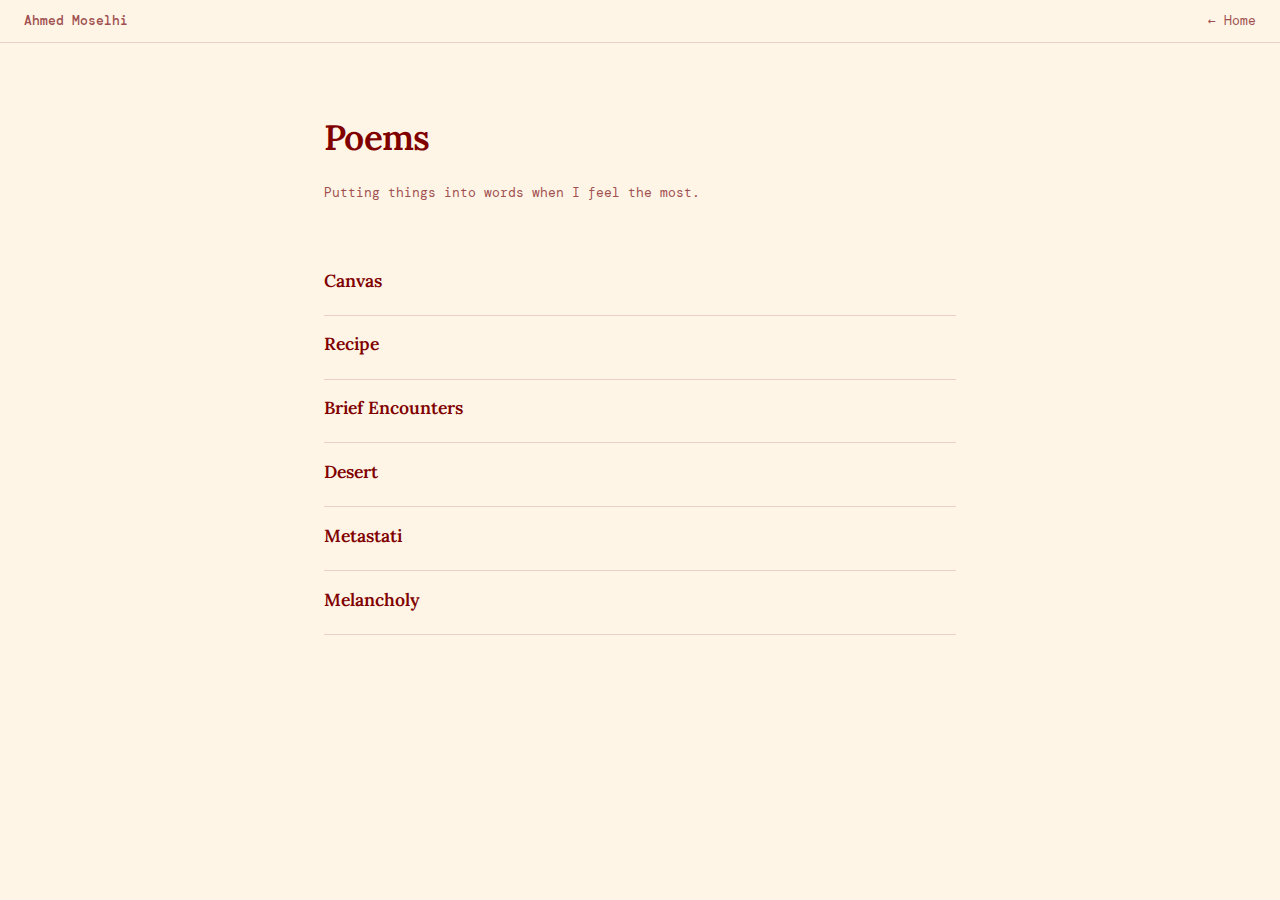
<file: poems.html>
<!DOCTYPE html>
<html lang="en">
<head>
  <meta charset="UTF-8" />
  <meta name="viewport" content="width=device-width, initial-scale=1.0" />
  <title>Writing — Ahmed Moselhi</title>
  <link rel="preconnect" href="https://fonts.googleapis.com">
  <link href="https://fonts.googleapis.com/css2?family=Lora:ital,wght@0,400;0,600;1,400&family=DM+Mono:wght@400;500&display=swap" rel="stylesheet">
  <style>
    *, *::before, *::after { box-sizing: border-box; }

    :root {
      --bg:        #FFF5E6;
      --ink:       #800000;
      --ink-faint: #a05050;
      --rule:      rgba(128,0,0,0.15);
    }

    body {
      margin: 0;
      background: var(--bg);
      color: var(--ink);
      font-family: 'Lora', Georgia, serif;
      font-size: 1.05rem;
      line-height: 1.75;
    }

    .topbar {
      position: sticky;
      top: 0;
      z-index: 10;
      background: var(--bg);
      border-bottom: 1px solid var(--rule);
      padding: 0.6rem 1.5rem;
      display: flex;
      justify-content: space-between;
      align-items: center;
      font-size: 0.82rem;
      font-family: 'DM Mono', monospace;
    }
    .topbar a { color: var(--ink-faint); text-decoration: none; }
    .topbar a:hover { color: var(--ink); text-decoration: underline; }
    .topbar .site-name { font-weight: 500; color: var(--ink); }

    main {
      max-width: 680px;
      margin: 0 auto;
      padding: 4rem 1.5rem 6rem;
    }

    h1 {
      font-size: clamp(1.6rem, 4vw, 2.2rem);
      font-weight: 600;
      margin: 0 0 0.4rem;
      letter-spacing: -0.02em;
    }

    .subtitle {
      font-family: 'DM Mono', monospace;
      font-size: 0.8rem;
      color: var(--ink-faint);
      margin-bottom: 3rem;
    }

    .series-label {
      font-family: 'DM Mono', monospace;
      font-size: 0.72rem;
      letter-spacing: 0.1em;
      text-transform: uppercase;
      color: var(--ink-faint);
      margin-bottom: 1rem;
      border-bottom: 1px solid var(--rule);
      padding-bottom: 0.5rem;
    }

    .post-list {
      list-style: none;
      margin: 0 0 3rem;
      padding: 0;
    }

    .post-list li {
      border-bottom: 1px solid var(--rule);
    }

    .post-list a {
      display: block;
      padding: 1.1rem 0;
      text-decoration: none;
      color: var(--ink);
    }
    .post-list a:hover .post-title { text-decoration: underline; }

    .post-num {
      font-family: 'DM Mono', monospace;
      font-size: 0.72rem;
      color: var(--ink-faint);
      margin-bottom: 0.2rem;
    }

    .post-title {
      font-size: 1.1rem;
      font-weight: 600;
      line-height: 1.3;
      margin-bottom: 0.3rem;
    }

    .post-desc {
      font-size: 0.88rem;
      color: var(--ink-faint);
      line-height: 1.5;
      font-style: italic;
    }
  </style>
</head>
<body>

<nav class="topbar">
  <span class="site-name"><a href="../index.html">Ahmed Moselhi</a></span>
  <a href="../index.html">&#8592; Home</a>
</nav>

<main>
  <h1>Poems</h1>
  <p class="subtitle">Putting things into words when I feel the most.</p>

  <ol class="post-list">
    <li>
      <a href="poems/canvas.html">
        <div class="post-title">Canvas</div>
      </a>
    </li>
    <li>
      <a href="poems/recipe.html">
        <div class="post-title">Recipe</div>
      </a>
    </li>
    <li>
      <a href="poems/briefencounters.html">
        <div class="post-title">Brief Encounters</div>
      </a>
    </li>
    <li>
      <a href="poems/desert.html">
        <div class="post-title">Desert</div>
      </a>
    </li>
     <li>
      <a href="poems/metastati.html">
        <div class="post-title">Metastati</div>
      </a>
    </li>
     <li>
      <a href="poems/melancholy.html">
        <div class="post-title">Melancholy</div>
      </a>
    </li>

  </ol>
</main>

</body>
</html>
</file>
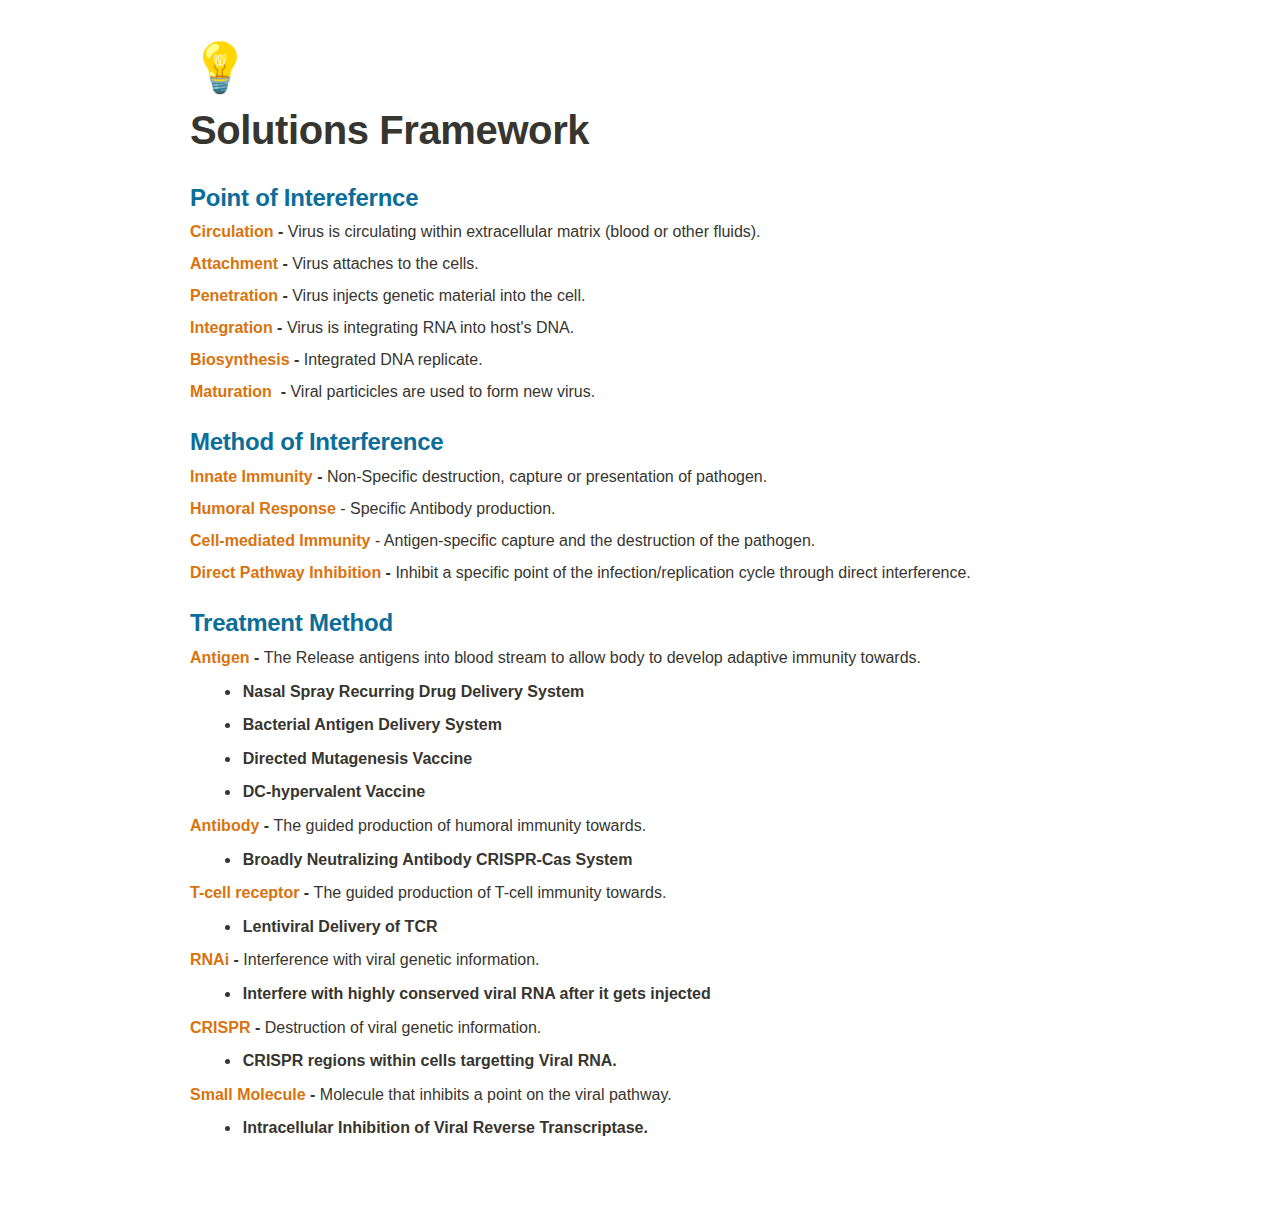
<file: Sol.html>
<html><head><meta http-equiv="Content-Type" content="text/html; charset=utf-8"/><title>Solutions Framework</title><style>
/* webkit printing magic: print all background colors */
html {
	-webkit-print-color-adjust: exact;
}
* {
	box-sizing: border-box;
	-webkit-print-color-adjust: exact;
}

html,
body {
	margin: 0;
	padding: 0;
}
@media only screen {
	body {
		margin: 2em auto;
		max-width: 900px;
		color: rgb(55, 53, 47);
	}
}

body {
	line-height: 1.5;
	white-space: pre-wrap;
}

a,
a.visited {
	color: inherit;
	text-decoration: underline;
}

.pdf-relative-link-path {
	font-size: 80%;
	color: #444;
}

h1,
h2,
h3 {
	letter-spacing: -0.01em;
	line-height: 1.2;
	font-weight: 600;
	margin-bottom: 0;
}

.page-title {
	font-size: 2.5rem;
	font-weight: 700;
	margin-top: 0;
	margin-bottom: 0.75em;
}

h1 {
	font-size: 1.875rem;
	margin-top: 1.875rem;
}

h2 {
	font-size: 1.5rem;
	margin-top: 1.5rem;
}

h3 {
	font-size: 1.25rem;
	margin-top: 1.25rem;
}

.source {
	border: 1px solid #ddd;
	border-radius: 3px;
	padding: 1.5em;
	word-break: break-all;
}

.callout {
	border-radius: 3px;
	padding: 1rem;
}

figure {
	margin: 1.25em 0;
	page-break-inside: avoid;
}

figcaption {
	opacity: 0.5;
	font-size: 85%;
	margin-top: 0.5em;
}

mark {
	background-color: transparent;
}

.indented {
	padding-left: 1.5em;
}

hr {
	background: transparent;
	display: block;
	width: 100%;
	height: 1px;
	visibility: visible;
	border: none;
	border-bottom: 1px solid rgba(55, 53, 47, 0.09);
}

img {
	max-width: 100%;
}

@media only print {
	img {
		max-height: 100vh;
		object-fit: contain;
	}
}

@page {
	margin: 1in;
}

.collection-content {
	font-size: 0.875rem;
}

.column-list {
	display: flex;
	justify-content: space-between;
}

.column {
	padding: 0 1em;
}

.column:first-child {
	padding-left: 0;
}

.column:last-child {
	padding-right: 0;
}

.table_of_contents-item {
	display: block;
	font-size: 0.875rem;
	line-height: 1.3;
	padding: 0.125rem;
}

.table_of_contents-indent-1 {
	margin-left: 1.5rem;
}

.table_of_contents-indent-2 {
	margin-left: 3rem;
}

.table_of_contents-indent-3 {
	margin-left: 4.5rem;
}

.table_of_contents-link {
	text-decoration: none;
	opacity: 0.7;
	border-bottom: 1px solid rgba(55, 53, 47, 0.18);
}

table,
th,
td {
	border: 1px solid rgba(55, 53, 47, 0.09);
	border-collapse: collapse;
}

table {
	border-left: none;
	border-right: none;
}

th,
td {
	font-weight: normal;
	padding: 0.25em 0.5em;
	line-height: 1.5;
	min-height: 1.5em;
	text-align: left;
}

th {
	color: rgba(55, 53, 47, 0.6);
}

ol,
ul {
	margin: 0;
	margin-block-start: 0.6em;
	margin-block-end: 0.6em;
}

li > ol:first-child,
li > ul:first-child {
	margin-block-start: 0.6em;
}

ul > li {
	list-style: disc;
}

ul.to-do-list {
	text-indent: -1.7em;
}

ul.to-do-list > li {
	list-style: none;
}

.to-do-children-checked {
	text-decoration: line-through;
	opacity: 0.375;
}

ul.toggle > li {
	list-style: none;
}

ul {
	padding-inline-start: 1.7em;
}

ul > li {
	padding-left: 0.1em;
}

ol {
	padding-inline-start: 1.6em;
}

ol > li {
	padding-left: 0.2em;
}

.mono ol {
	padding-inline-start: 2em;
}

.mono ol > li {
	text-indent: -0.4em;
}

.toggle {
	padding-inline-start: 0em;
	list-style-type: none;
}

/* Indent toggle children */
.toggle > li > details {
	padding-left: 1.7em;
}

.toggle > li > details > summary {
	margin-left: -1.1em;
}

.selected-value {
	display: inline-block;
	padding: 0 0.5em;
	background: rgba(206, 205, 202, 0.5);
	border-radius: 3px;
	margin-right: 0.5em;
	margin-top: 0.3em;
	margin-bottom: 0.3em;
	white-space: nowrap;
}

.collection-title {
	display: inline-block;
	margin-right: 1em;
}

time {
	opacity: 0.5;
}

.icon {
	display: inline-block;
	max-width: 1.2em;
	max-height: 1.2em;
	text-decoration: none;
	vertical-align: text-bottom;
	margin-right: 0.5em;
}

img.icon {
	border-radius: 3px;
}

.user-icon {
	width: 1.5em;
	height: 1.5em;
	border-radius: 100%;
	margin-right: 0.5rem;
}

.user-icon-inner {
	font-size: 0.8em;
}

.text-icon {
	border: 1px solid #000;
	text-align: center;
}

.page-cover-image {
	display: block;
	object-fit: cover;
	width: 100%;
	height: 30vh;
}

.page-header-icon {
	font-size: 3rem;
	margin-bottom: 1rem;
}

.page-header-icon-with-cover {
	margin-top: -0.72em;
	margin-left: 0.07em;
}

.page-header-icon img {
	border-radius: 3px;
}

.link-to-page {
	margin: 1em 0;
	padding: 0;
	border: none;
	font-weight: 500;
}

p > .user {
	opacity: 0.5;
}

td > .user,
td > time {
	white-space: nowrap;
}

input[type="checkbox"] {
	transform: scale(1.5);
	margin-right: 0.6em;
	vertical-align: middle;
}

p {
	margin-top: 0.5em;
	margin-bottom: 0.5em;
}

.image {
	border: none;
	margin: 1.5em 0;
	padding: 0;
	border-radius: 0;
	text-align: center;
}

.code,
code {
	background: rgba(135, 131, 120, 0.15);
	border-radius: 3px;
	padding: 0.2em 0.4em;
	border-radius: 3px;
	font-size: 85%;
	tab-size: 2;
}

code {
	color: #eb5757;
}

.code {
	padding: 1.5em 1em;
}

.code > code {
	background: none;
	padding: 0;
	font-size: 100%;
	color: inherit;
}

blockquote {
	font-size: 1.25em;
	margin: 1em 0;
	padding-left: 1em;
	border-left: 3px solid rgb(55, 53, 47);
}

.bookmark {
	text-decoration: none;
	max-height: 8em;
	padding: 0;
	display: flex;
	width: 100%;
	align-items: stretch;
}

.bookmark-title {
	font-size: 0.85em;
	overflow: hidden;
	text-overflow: ellipsis;
	height: 1.75em;
	white-space: nowrap;
}

.bookmark-text {
	display: flex;
	flex-direction: column;
}

.bookmark-info {
	flex: 4 1 180px;
	padding: 12px 14px 14px;
	display: flex;
	flex-direction: column;
	justify-content: space-between;
}

.bookmark-image {
	width: 33%;
	flex: 1 1 180px;
	display: block;
	position: relative;
	object-fit: cover;
	border-radius: 1px;
}

.bookmark-description {
	color: rgba(55, 53, 47, 0.6);
	font-size: 0.75em;
	overflow: hidden;
	max-height: 4.5em;
	word-break: break-word;
}

.bookmark-href {
	font-size: 0.75em;
	margin-top: 0.25em;
}

.sans { font-family: -apple-system, BlinkMacSystemFont, "Segoe UI", Helvetica, "Apple Color Emoji", Arial, sans-serif, "Segoe UI Emoji", "Segoe UI Symbol"; }
.code { font-family: "SFMono-Regular", Consolas, "Liberation Mono", Menlo, Courier, monospace; }
.serif { font-family: Lyon-Text, Georgia, YuMincho, "Yu Mincho", "Hiragino Mincho ProN", "Hiragino Mincho Pro", "Songti TC", "Songti SC", "SimSun", "Nanum Myeongjo", NanumMyeongjo, Batang, serif; }
.mono { font-family: iawriter-mono, Nitti, Menlo, Courier, monospace; }
.pdf .sans { font-family: Inter, -apple-system, BlinkMacSystemFont, "Segoe UI", Helvetica, "Apple Color Emoji", Arial, sans-serif, "Segoe UI Emoji", "Segoe UI Symbol", 'Twemoji', 'Noto Color Emoji', 'Noto Sans CJK SC', 'Noto Sans CJK KR'; }

.pdf .code { font-family: Source Code Pro, "SFMono-Regular", Consolas, "Liberation Mono", Menlo, Courier, monospace, 'Twemoji', 'Noto Color Emoji', 'Noto Sans Mono CJK SC', 'Noto Sans Mono CJK KR'; }

.pdf .serif { font-family: PT Serif, Lyon-Text, Georgia, YuMincho, "Yu Mincho", "Hiragino Mincho ProN", "Hiragino Mincho Pro", "Songti TC", "Songti SC", "SimSun", "Nanum Myeongjo", NanumMyeongjo, Batang, serif, 'Twemoji', 'Noto Color Emoji', 'Noto Sans CJK SC', 'Noto Sans CJK KR'; }

.pdf .mono { font-family: PT Mono, iawriter-mono, Nitti, Menlo, Courier, monospace, 'Twemoji', 'Noto Color Emoji', 'Noto Sans Mono CJK SC', 'Noto Sans Mono CJK KR'; }

.highlight-gray {
	color: rgb(155,154,151);
}
.highlight-brown {
	color: rgb(100,71,58);
}
.highlight-orange {
	color: rgb(217,115,13);
}
.highlight-yellow {
	color: rgb(223,171,1);
}
.highlight-teal {
	color: rgb(15,123,108);
}
.highlight-blue {
	color: rgb(11,110,153);
}
.highlight-purple {
	color: rgb(105,64,165);
}
.highlight-pink {
	color: rgb(173,26,114);
}
.highlight-red {
	color: rgb(224,62,62);
}
.highlight-gray_background {
	background: rgb(235,236,237);
}
.highlight-brown_background {
	background: rgb(233,229,227);
}
.highlight-orange_background {
	background: rgb(250,235,221);
}
.highlight-yellow_background {
	background: rgb(251,243,219);
}
.highlight-teal_background {
	background: rgb(221,237,234);
}
.highlight-blue_background {
	background: rgb(221,235,241);
}
.highlight-purple_background {
	background: rgb(234,228,242);
}
.highlight-pink_background {
	background: rgb(244,223,235);
}
.highlight-red_background {
	background: rgb(251,228,228);
}
.block-color-default {
	color: inherit;
	fill: inherit;
}
.block-color-gray {
	color: rgba(55, 53, 47, 0.6);
	fill: rgba(55, 53, 47, 0.6);
}
.block-color-brown {
	color: rgb(100,71,58);
	fill: rgb(100,71,58);
}
.block-color-orange {
	color: rgb(217,115,13);
	fill: rgb(217,115,13);
}
.block-color-yellow {
	color: rgb(223,171,1);
	fill: rgb(223,171,1);
}
.block-color-teal {
	color: rgb(15,123,108);
	fill: rgb(15,123,108);
}
.block-color-blue {
	color: rgb(11,110,153);
	fill: rgb(11,110,153);
}
.block-color-purple {
	color: rgb(105,64,165);
	fill: rgb(105,64,165);
}
.block-color-pink {
	color: rgb(173,26,114);
	fill: rgb(173,26,114);
}
.block-color-red {
	color: rgb(224,62,62);
	fill: rgb(224,62,62);
}
.block-color-gray_background {
	background: rgb(235,236,237);
}
.block-color-brown_background {
	background: rgb(233,229,227);
}
.block-color-orange_background {
	background: rgb(250,235,221);
}
.block-color-yellow_background {
	background: rgb(251,243,219);
}
.block-color-teal_background {
	background: rgb(221,237,234);
}
.block-color-blue_background {
	background: rgb(221,235,241);
}
.block-color-purple_background {
	background: rgb(234,228,242);
}
.block-color-pink_background {
	background: rgb(244,223,235);
}
.block-color-red_background {
	background: rgb(251,228,228);
}
.select-value-color-default { background-color: rgba(206,205,202,0.5); }
.select-value-color-gray { background-color: rgba(155,154,151, 0.4); }
.select-value-color-brown { background-color: rgba(140,46,0,0.2); }
.select-value-color-orange { background-color: rgba(245,93,0,0.2); }
.select-value-color-yellow { background-color: rgba(233,168,0,0.2); }
.select-value-color-green { background-color: rgba(0,135,107,0.2); }
.select-value-color-blue { background-color: rgba(0,120,223,0.2); }
.select-value-color-purple { background-color: rgba(103,36,222,0.2); }
.select-value-color-pink { background-color: rgba(221,0,129,0.2); }
.select-value-color-red { background-color: rgba(255,0,26,0.2); }

.checkbox {
	display: inline-flex;
	vertical-align: text-bottom;
	width: 16;
	height: 16;
	background-size: 16px;
	margin-left: 2px;
	margin-right: 5px;
}

.checkbox-on {
	background-image: url("data:image/svg+xml;charset=UTF-8,%3Csvg%20width%3D%2216%22%20height%3D%2216%22%20viewBox%3D%220%200%2016%2016%22%20fill%3D%22none%22%20xmlns%3D%22http%3A%2F%2Fwww.w3.org%2F2000%2Fsvg%22%3E%0A%3Crect%20width%3D%2216%22%20height%3D%2216%22%20fill%3D%22%2358A9D7%22%2F%3E%0A%3Cpath%20d%3D%22M6.71429%2012.2852L14%204.9995L12.7143%203.71436L6.71429%209.71378L3.28571%206.2831L2%207.57092L6.71429%2012.2852Z%22%20fill%3D%22white%22%2F%3E%0A%3C%2Fsvg%3E");
}

.checkbox-off {
	background-image: url("data:image/svg+xml;charset=UTF-8,%3Csvg%20width%3D%2216%22%20height%3D%2216%22%20viewBox%3D%220%200%2016%2016%22%20fill%3D%22none%22%20xmlns%3D%22http%3A%2F%2Fwww.w3.org%2F2000%2Fsvg%22%3E%0A%3Crect%20x%3D%220.75%22%20y%3D%220.75%22%20width%3D%2214.5%22%20height%3D%2214.5%22%20fill%3D%22white%22%20stroke%3D%22%2336352F%22%20stroke-width%3D%221.5%22%2F%3E%0A%3C%2Fsvg%3E");
}
	
</style></head><body><article id="ff7b91ac-009c-4e28-a5c3-f497234c2dd3" class="page sans"><header><div class="page-header-icon undefined"><span class="icon">💡</span></div><h1 class="page-title">Solutions Framework</h1></header><div class="page-body"><h2 id="7e858de2-a2c9-4661-a7aa-bb2d1e691c66" class="block-color-blue">Point of Interefernce</h2><p id="b6681499-2509-41da-8c89-f6c661840155" class=""><mark class="highlight-orange"><strong>Circulation</strong></mark><strong> - </strong>Virus is circulating within extracellular matrix (blood or other fluids).</p><p id="99fb6750-6889-43cf-accc-ff8d101badba" class=""><mark class="highlight-orange"><strong>Attachment</strong></mark><strong> - </strong>Virus attaches to the cells.</p><p id="f47451d6-b532-4cf6-b0ed-be91735a134b" class=""><mark class="highlight-orange"><strong>Penetration</strong></mark><strong> - </strong>Virus injects genetic material into the cell.</p><p id="06f489de-2559-4bfb-907a-b4b2688f5376" class=""><mark class="highlight-orange"><strong>Integration</strong></mark><strong> - </strong>Virus is integrating RNA into host&#x27;s DNA.</p><p id="76f4c353-4b1c-4888-ae60-4c4d2cd96023" class=""><mark class="highlight-orange"><strong>Biosynthesis</strong></mark><strong> - </strong>Integrated DNA replicate.</p><p id="b1241a28-ad9e-4e0e-8cd7-870f4910dc6e" class=""><mark class="highlight-orange"><strong>Maturation</strong></mark><strong>  - </strong>Viral particicles are used to form new virus.</p><h2 id="7411e103-254f-4a61-a6aa-8ae53ee0985f" class="block-color-blue">Method of Interference</h2><p id="804447b2-b6e5-48f2-a162-347996e99ce5" class=""><mark class="highlight-orange"><strong>Innate Immunity</strong></mark><strong> - </strong>Non-Specific destruction, capture or presentation of pathogen.</p><p id="080d09ff-fa3d-4e9c-a4df-d22c59b738df" class=""><strong><mark class="highlight-orange">Humoral Response </mark></strong>- Specific Antibody production.</p><p id="32a2146c-e702-434b-89e7-f6f1e296683e" class=""><mark class="highlight-orange"><strong>Cell-mediated Immunity</strong></mark> - Antigen-specific capture and the destruction of the pathogen.</p><p id="33529f1e-32f6-4bb3-a758-0bef7fd0fcab" class=""><mark class="highlight-orange"><strong>Direct</strong></mark> <strong><mark class="highlight-orange">Pathway Inhibition </mark></strong><strong>- </strong>Inhibit a specific point of the infection/replication cycle through direct interference.</p><h2 id="2b5e9775-1d55-4843-888b-18f54437055a" class="block-color-blue">Treatment Method </h2><p id="132e307f-0032-486d-a868-58b4866ac63a" class=""><mark class="highlight-orange"><strong>Antigen</strong></mark><strong> - </strong>The<strong> </strong>Release antigens into blood stream to allow body to develop adaptive immunity towards.<div class="indented"><ul id="0e24a191-8a42-4b51-b203-1c1d07f83a32" class="bulleted-list"><li><strong>Nasal Spray Recurring Drug Delivery System</strong></li></ul><ul id="5c95c26a-0546-49bf-8b6a-c52a6f464339" class="bulleted-list"><li><strong>Bacterial Antigen Delivery System</strong></li></ul><ul id="e29b167c-9b63-4aa5-91e9-234bf3b7aa47" class="bulleted-list"><li><strong>Directed Mutagenesis Vaccine</strong></li></ul><ul id="be6a3fea-11ee-4182-8fca-3ace74fc8071" class="bulleted-list"><li><strong>DC-hypervalent Vaccine</strong></li></ul></div></p><p id="8a7aa131-3df8-4034-85df-34d1d31a427f" class=""><mark class="highlight-orange"><strong>Antibody</strong></mark><strong> - </strong>The guided production of humoral immunity towards.<div class="indented"><ul id="e1d8daf4-22a5-43af-a87e-8693c8c09c57" class="bulleted-list"><li><strong>Broadly Neutralizing Antibody CRISPR-Cas System</strong></li></ul></div></p><p id="5c804d2f-0df7-460e-88d4-125da11dcc99" class=""><mark class="highlight-orange"><strong>T-cell receptor </strong></mark><strong>- </strong>The guided production of T-cell immunity towards.<div class="indented"><ul id="8fc13b14-598c-493c-8d0c-b123c0a2a6f6" class="bulleted-list"><li><strong>Lentiviral Delivery of TCR</strong></li></ul></div></p><p id="b7ddf846-daad-4912-9459-6b5070a03274" class=""><mark class="highlight-orange"><strong>RNAi </strong></mark><strong>- </strong>Interference with viral genetic information.<div class="indented"><ul id="5cfda17a-d4dc-405f-be09-04ff7ec5f345" class="bulleted-list"><li><strong>Interfere with highly conserved viral RNA after it gets injected</strong></li></ul></div></p><p id="2eeda246-7c57-4408-ac0e-fcd858ae90bb" class=""><mark class="highlight-orange"><strong>CRISPR</strong></mark><strong> -</strong> Destruction of viral genetic information.<div class="indented"><ul id="f2bbbb47-4a88-44f1-92c4-3f9b188db5a6" class="bulleted-list"><li><strong>CRISPR regions within cells targetting Viral RNA.</strong></li></ul></div></p><p id="1a26ae68-d5f5-4c52-be6e-fd7d6bda700c" class=""><strong><mark class="highlight-orange">Small Molecule</mark></strong> <strong>-</strong> Molecule that inhibits a point on the viral pathway.<div class="indented"><ul id="39e6194f-5ce2-4ea7-9831-9c698acd3113" class="bulleted-list"><li><strong>Intracellular Inhibition of Viral Reverse Transcriptase.</strong></li></ul></div></p><p id="7e34f268-367a-4e7c-babe-fb2215c68c4b" class="">
</p></div></article></body></html>
</file>
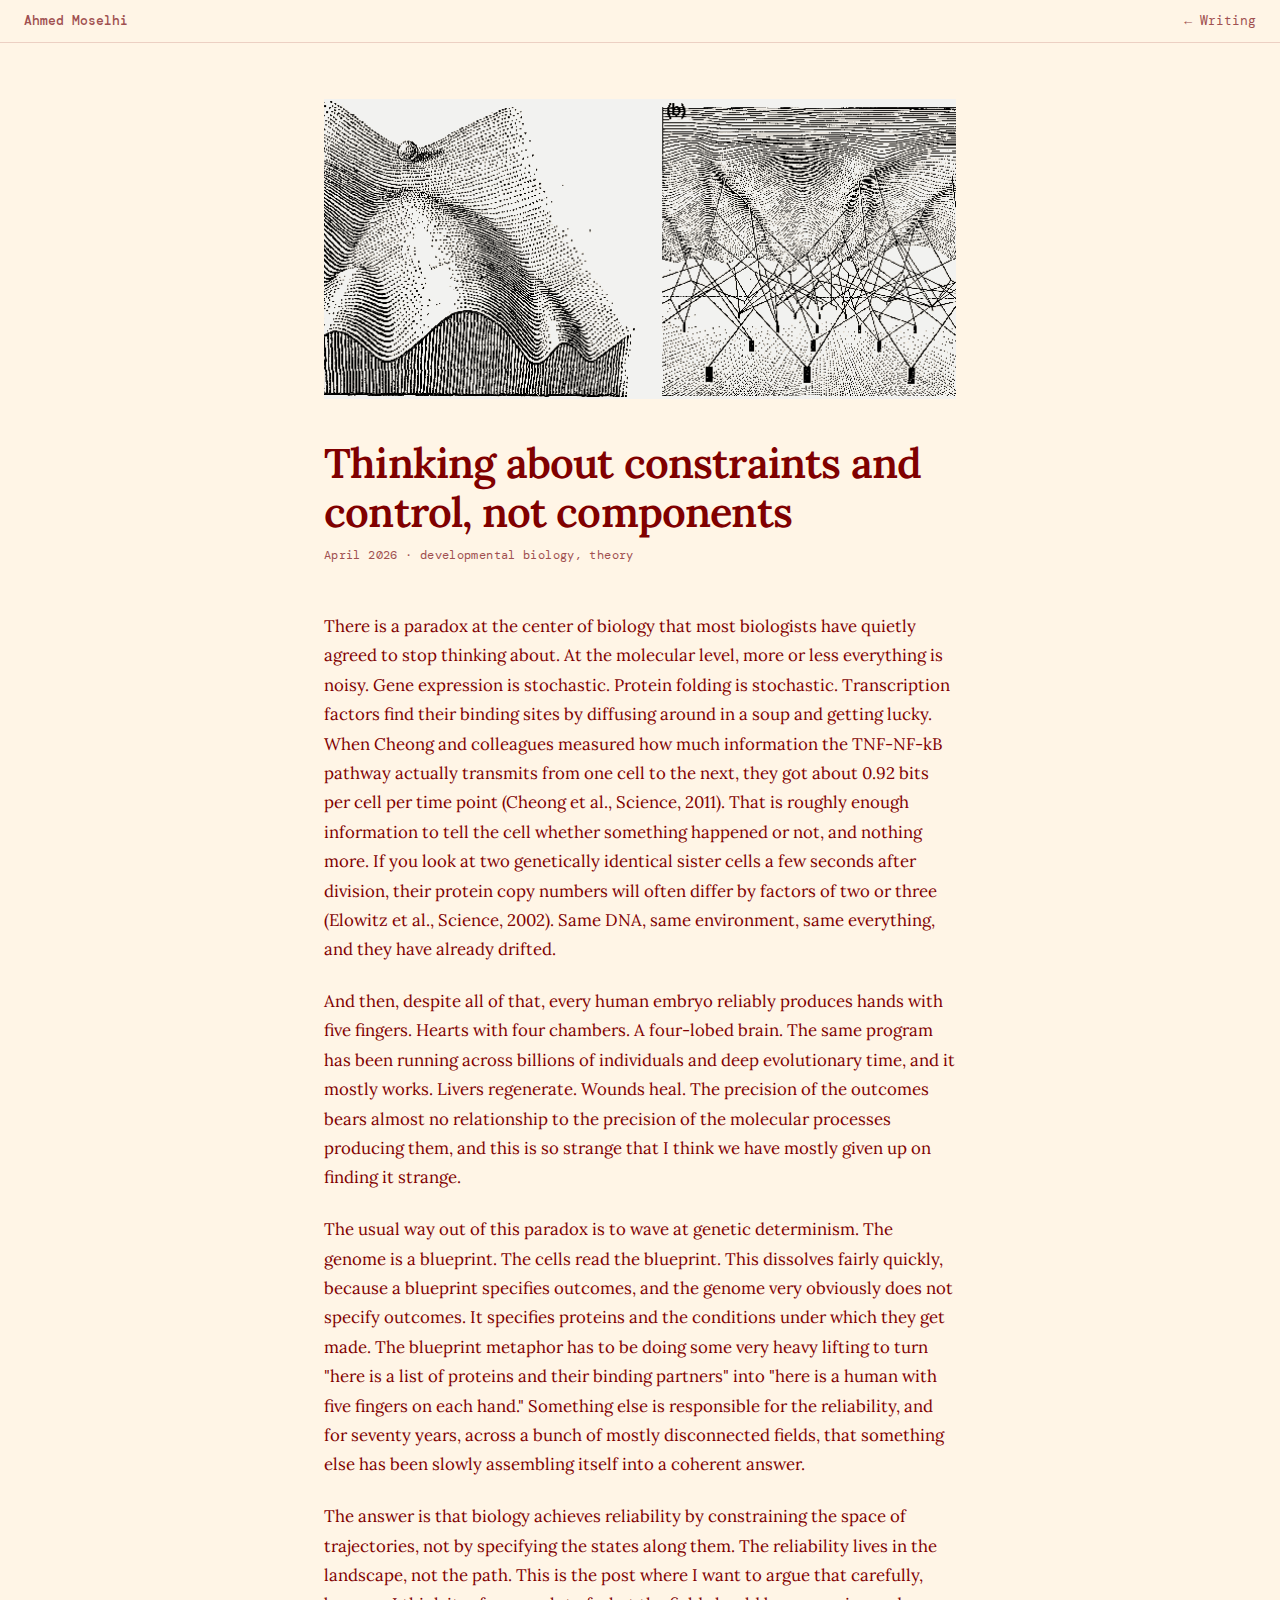
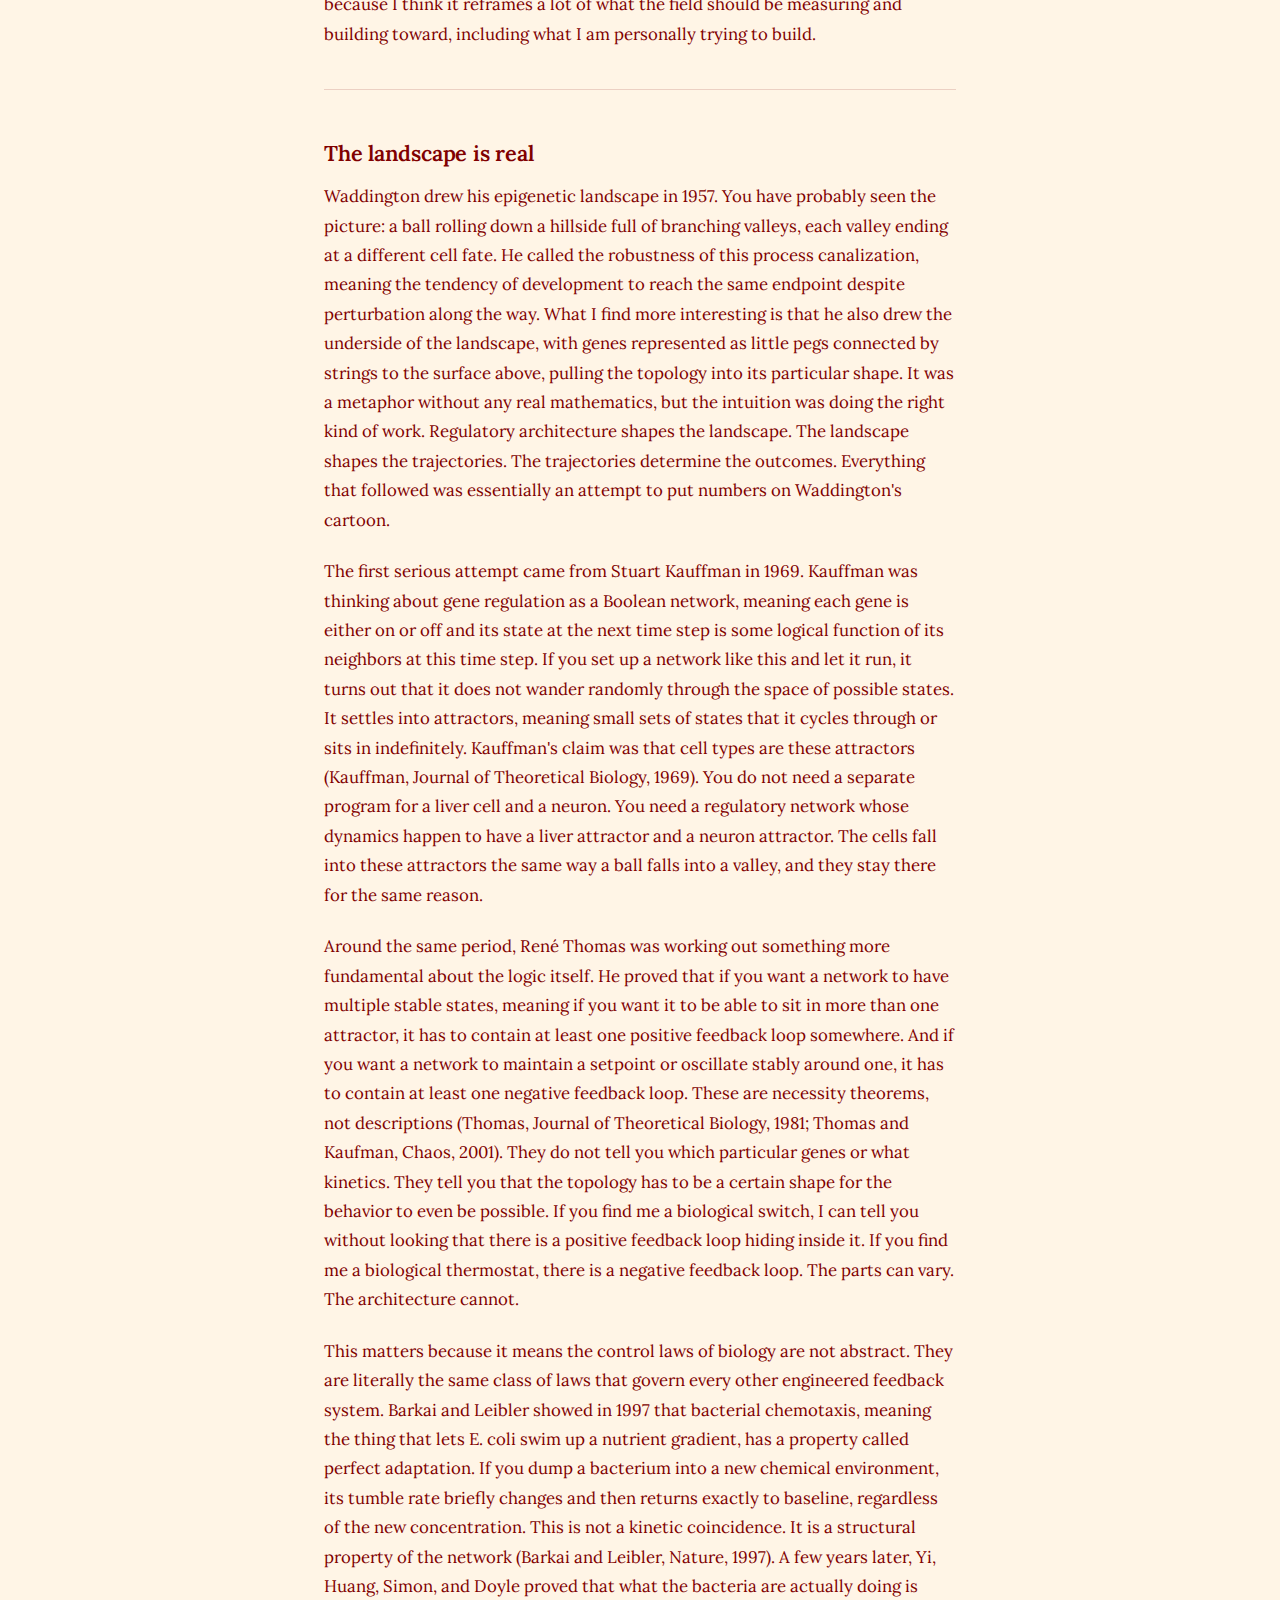
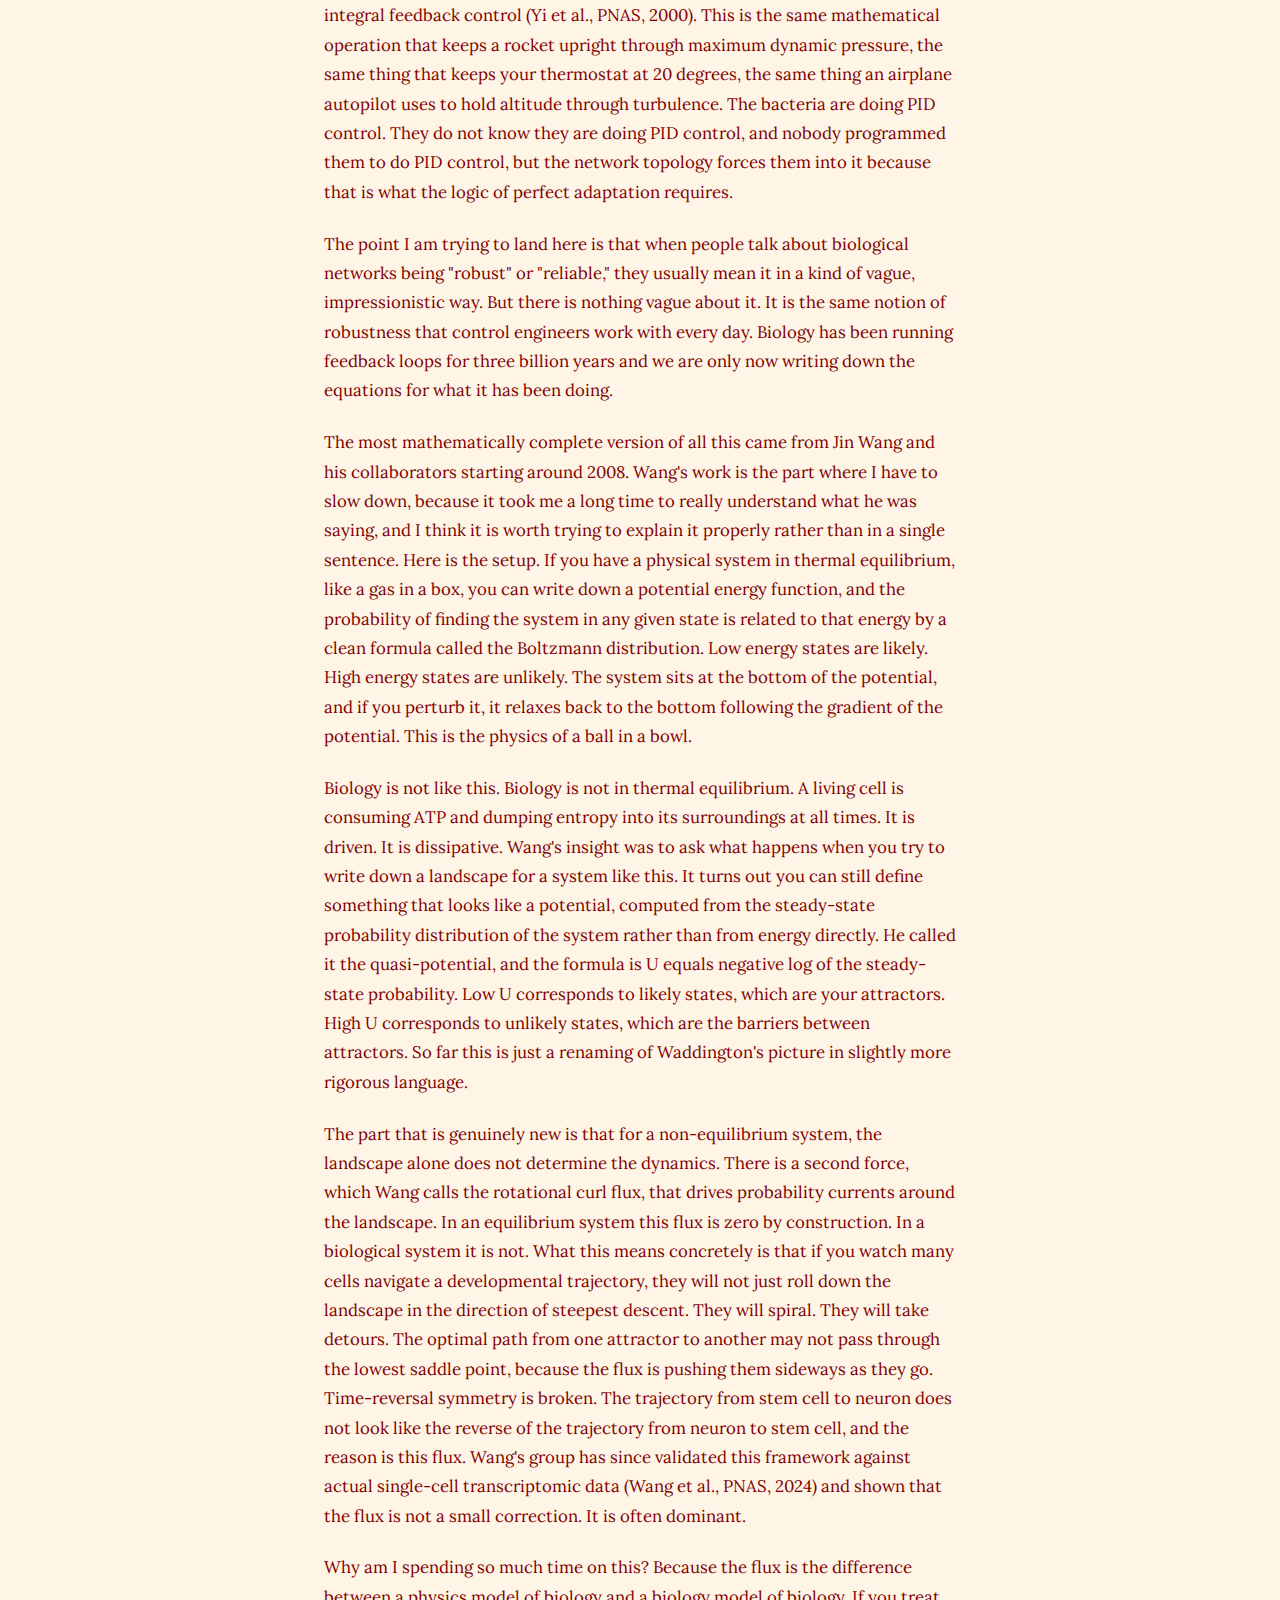
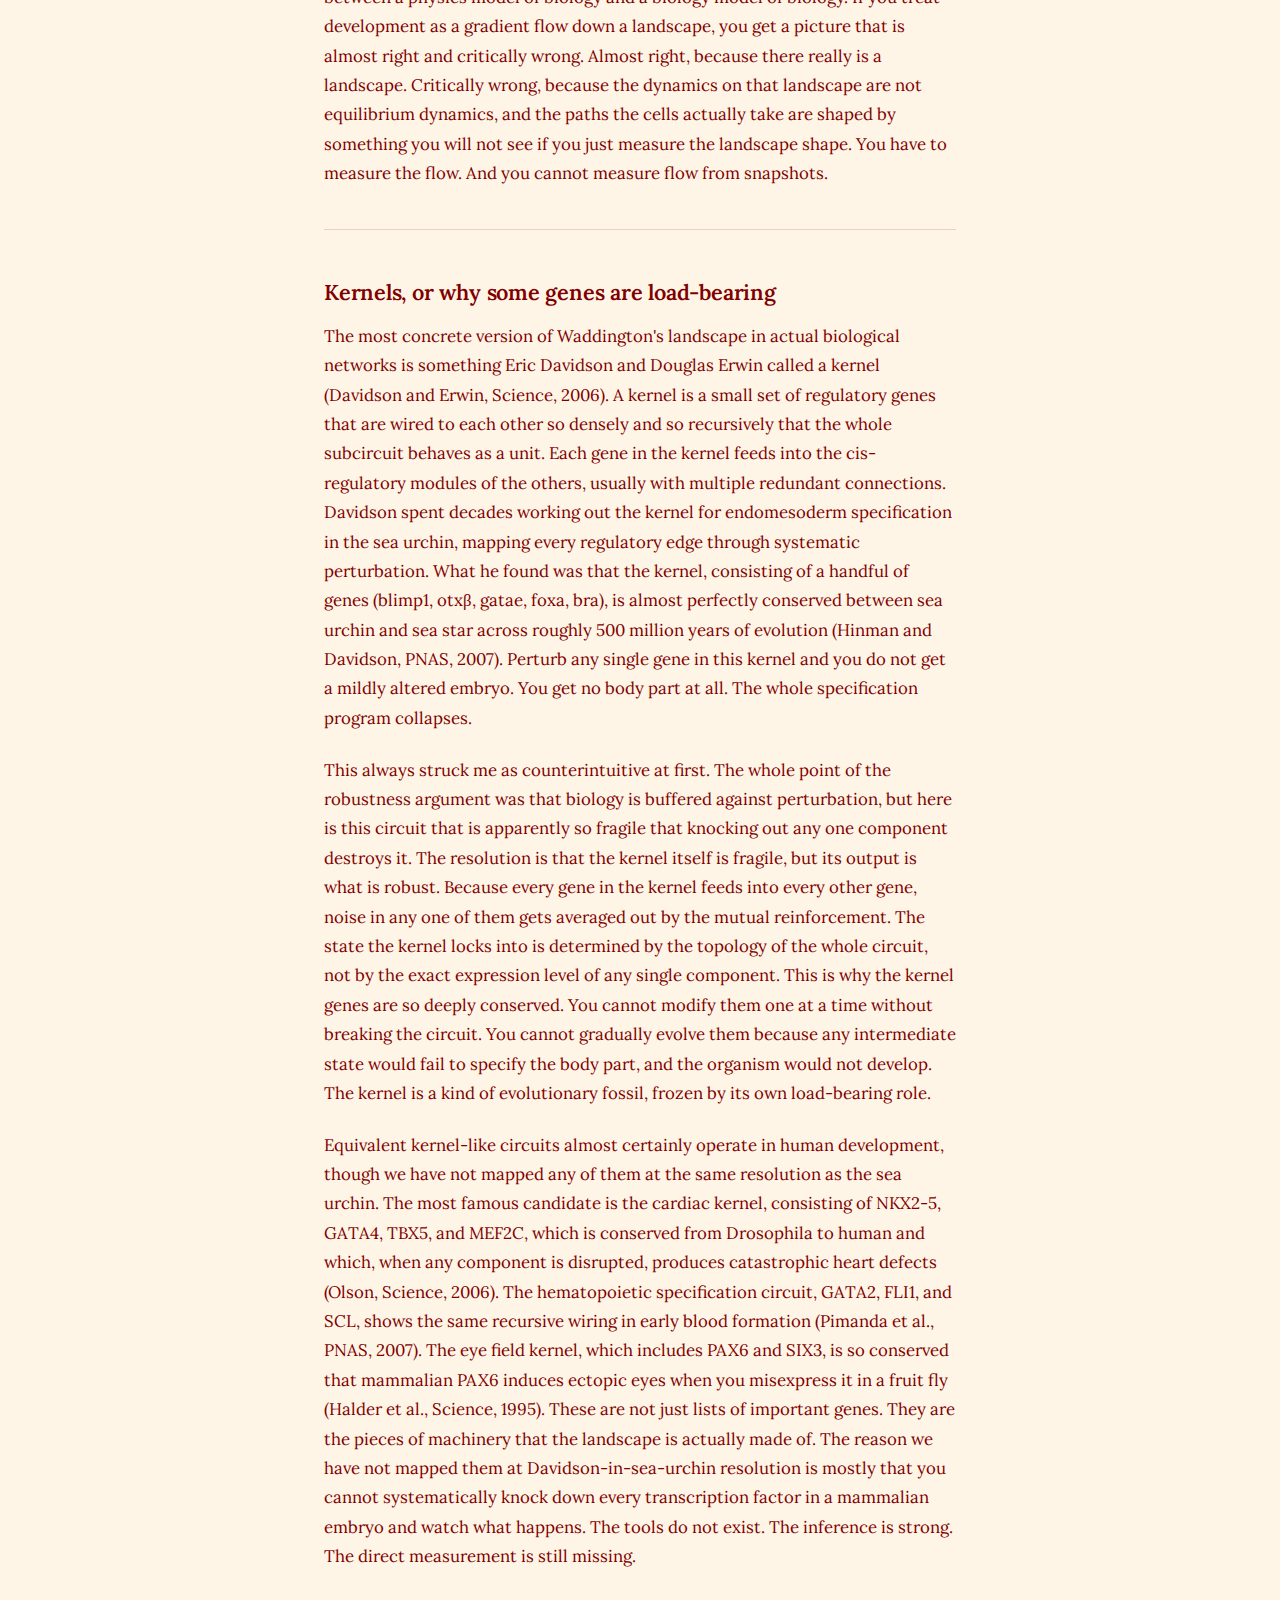
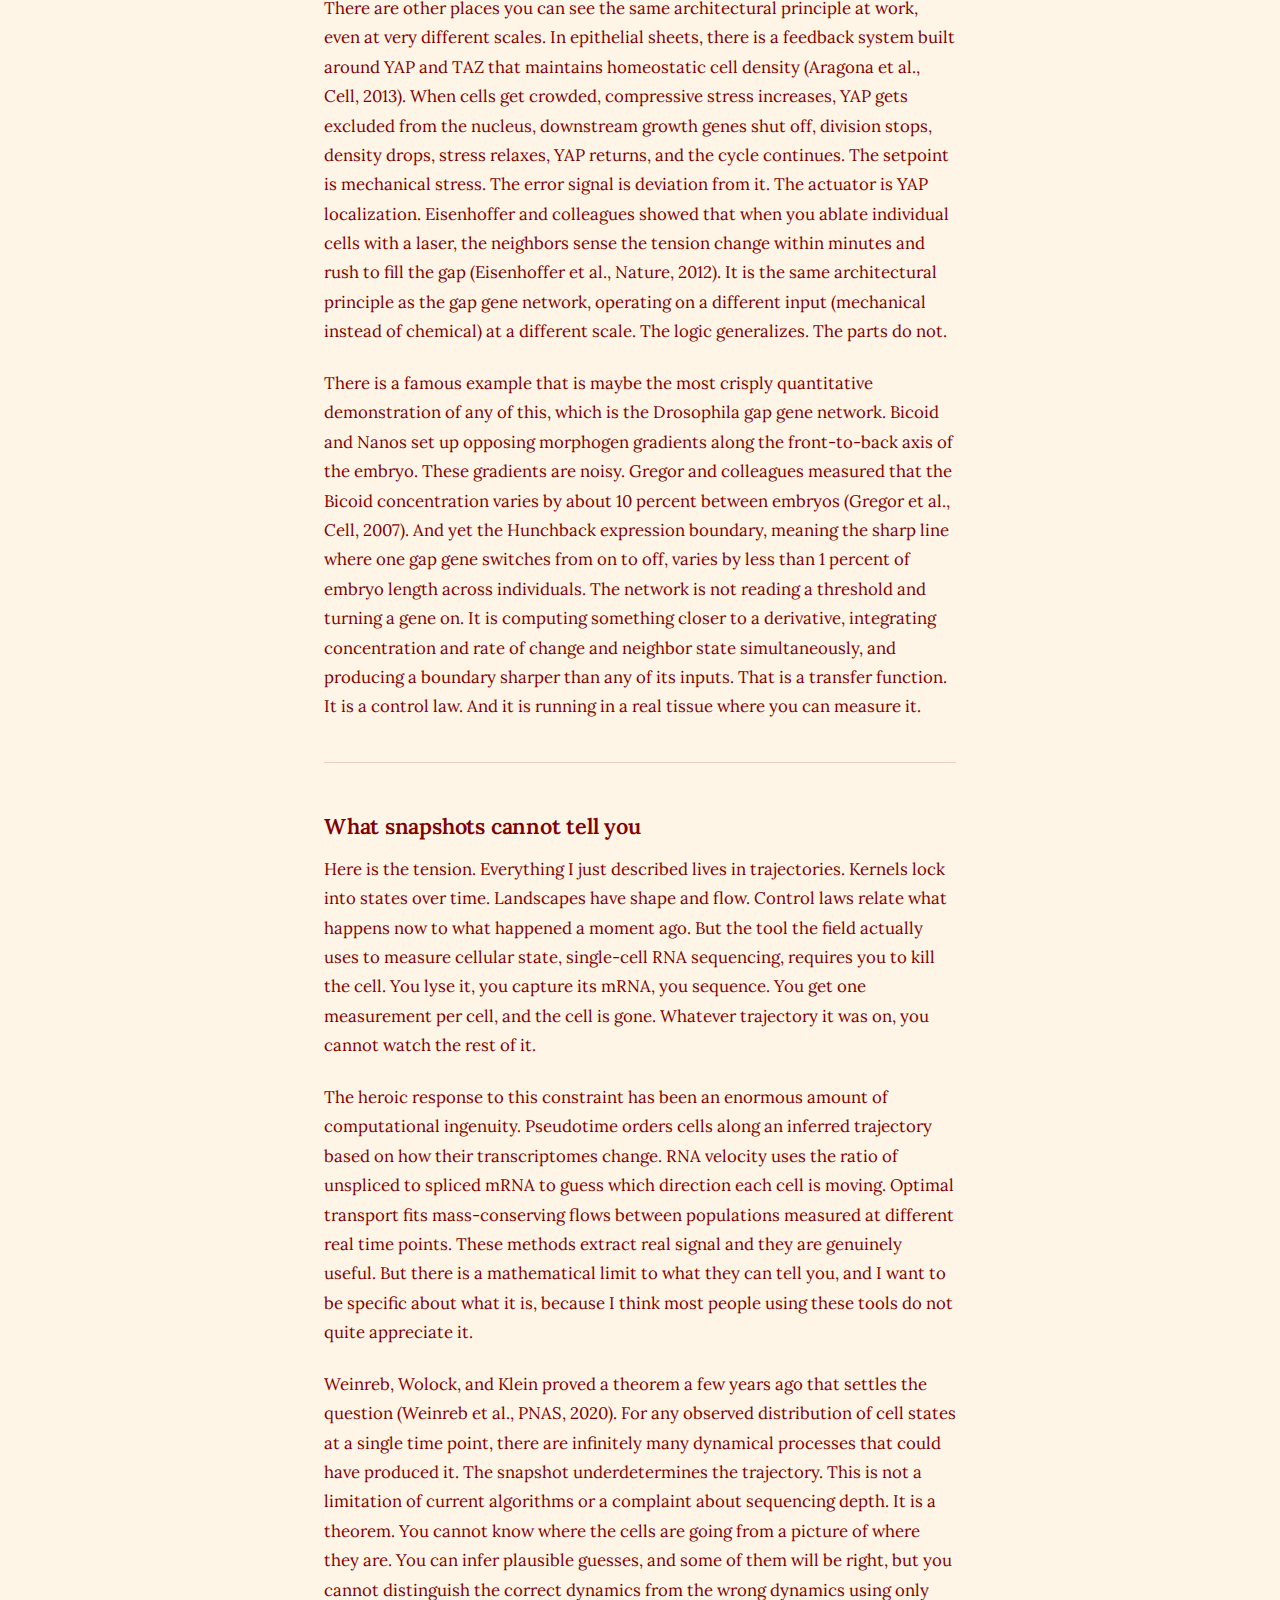
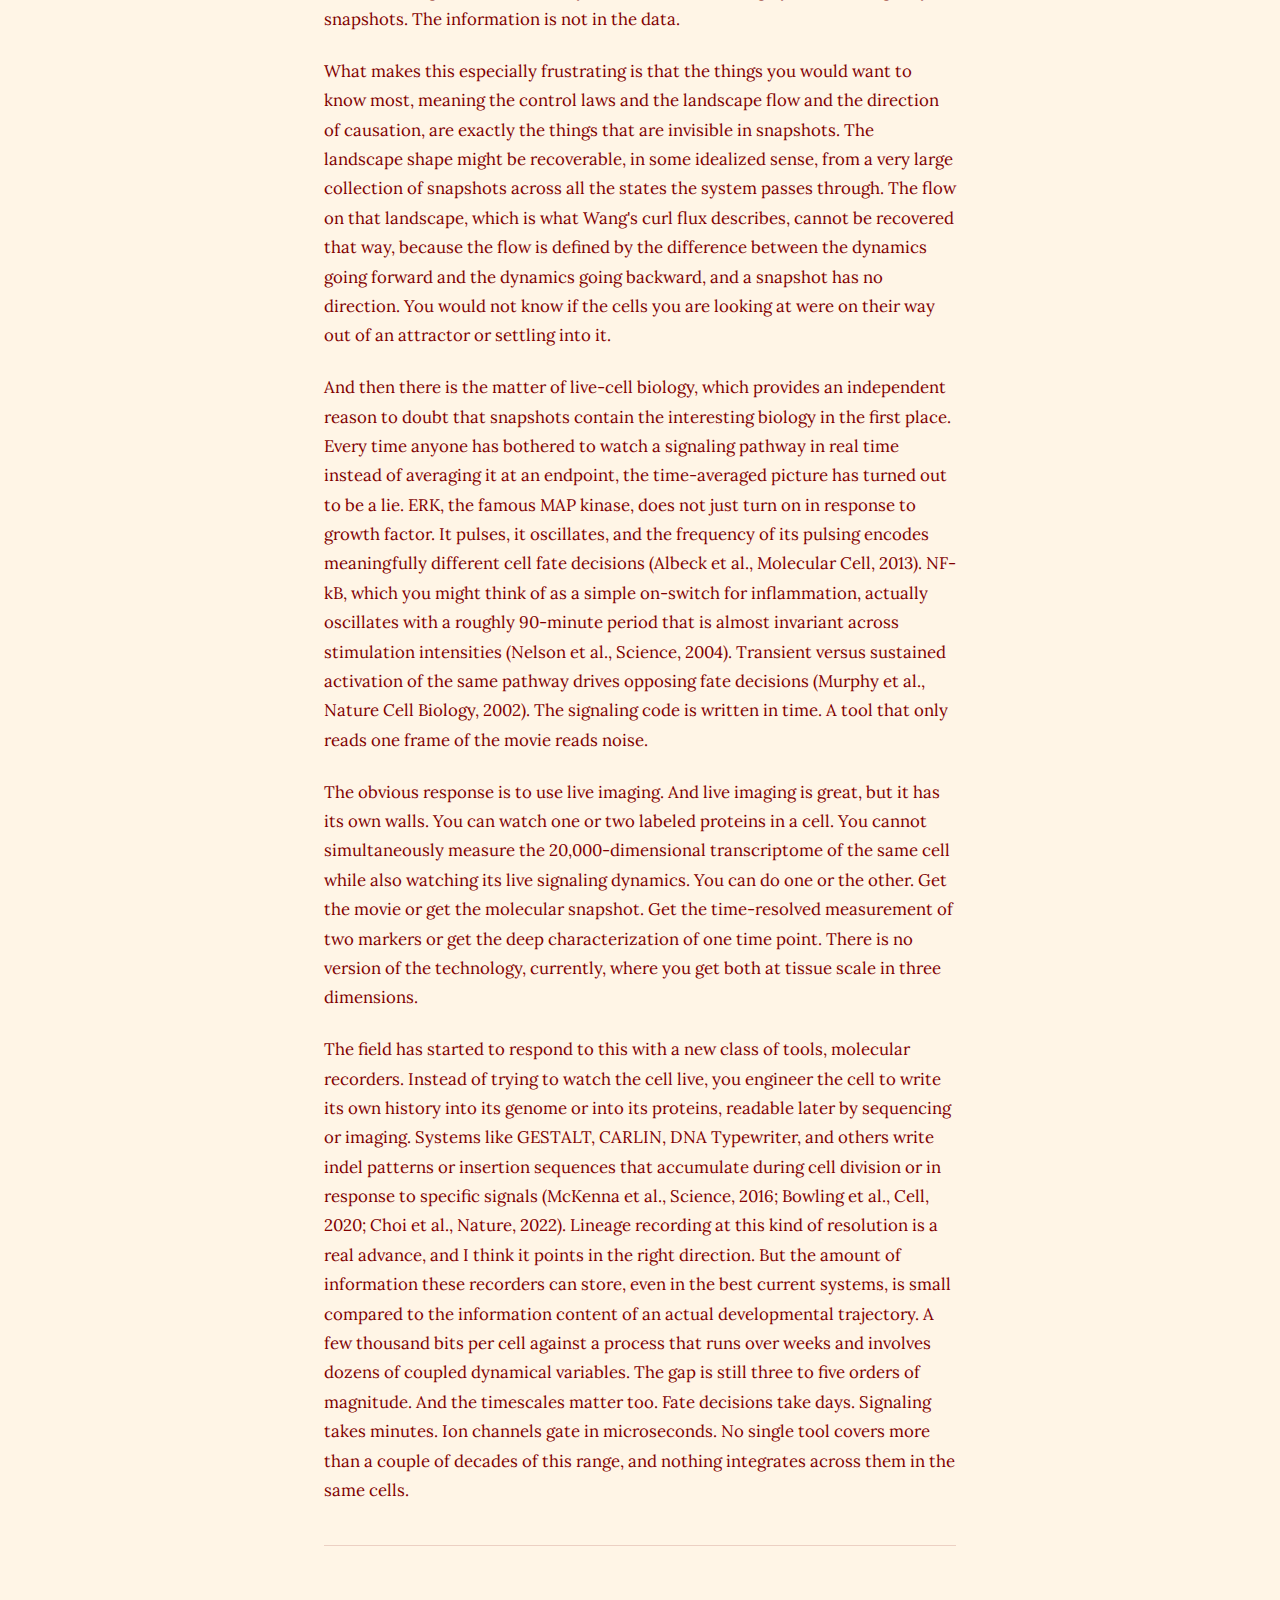
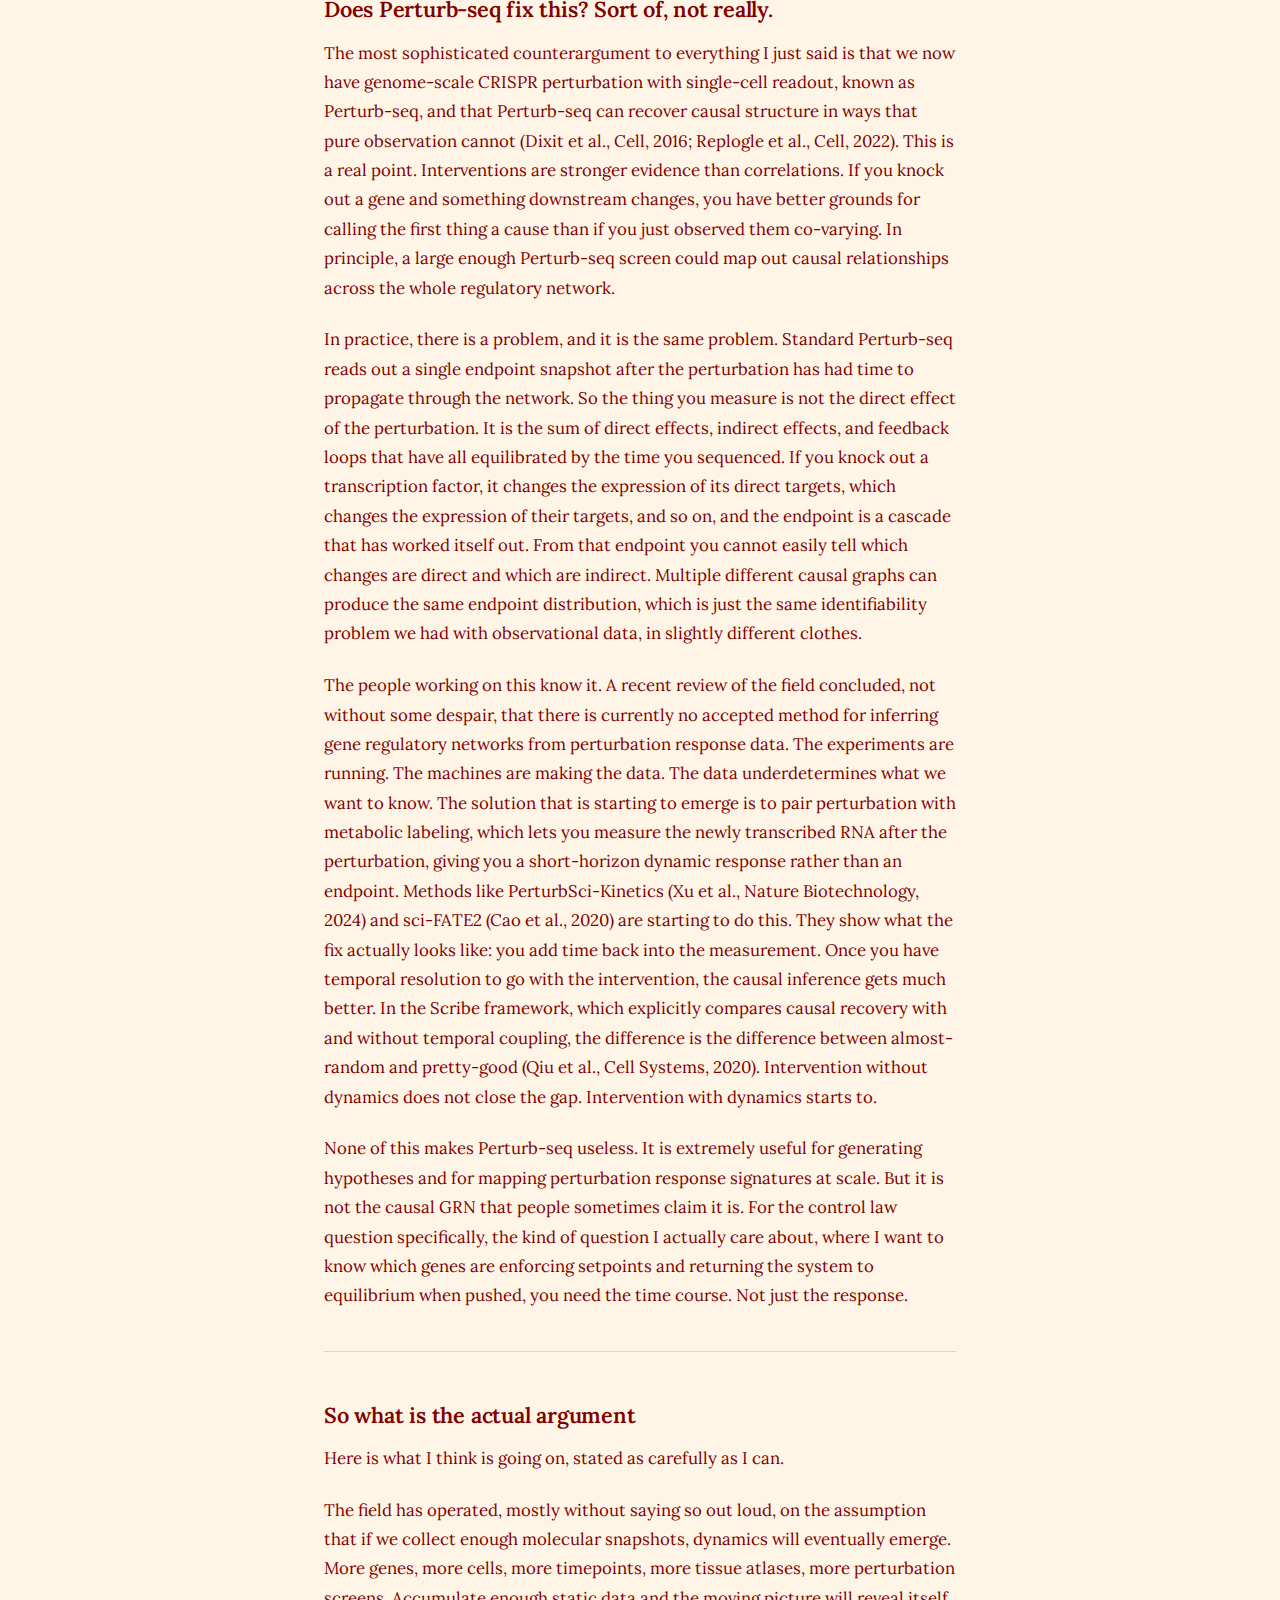
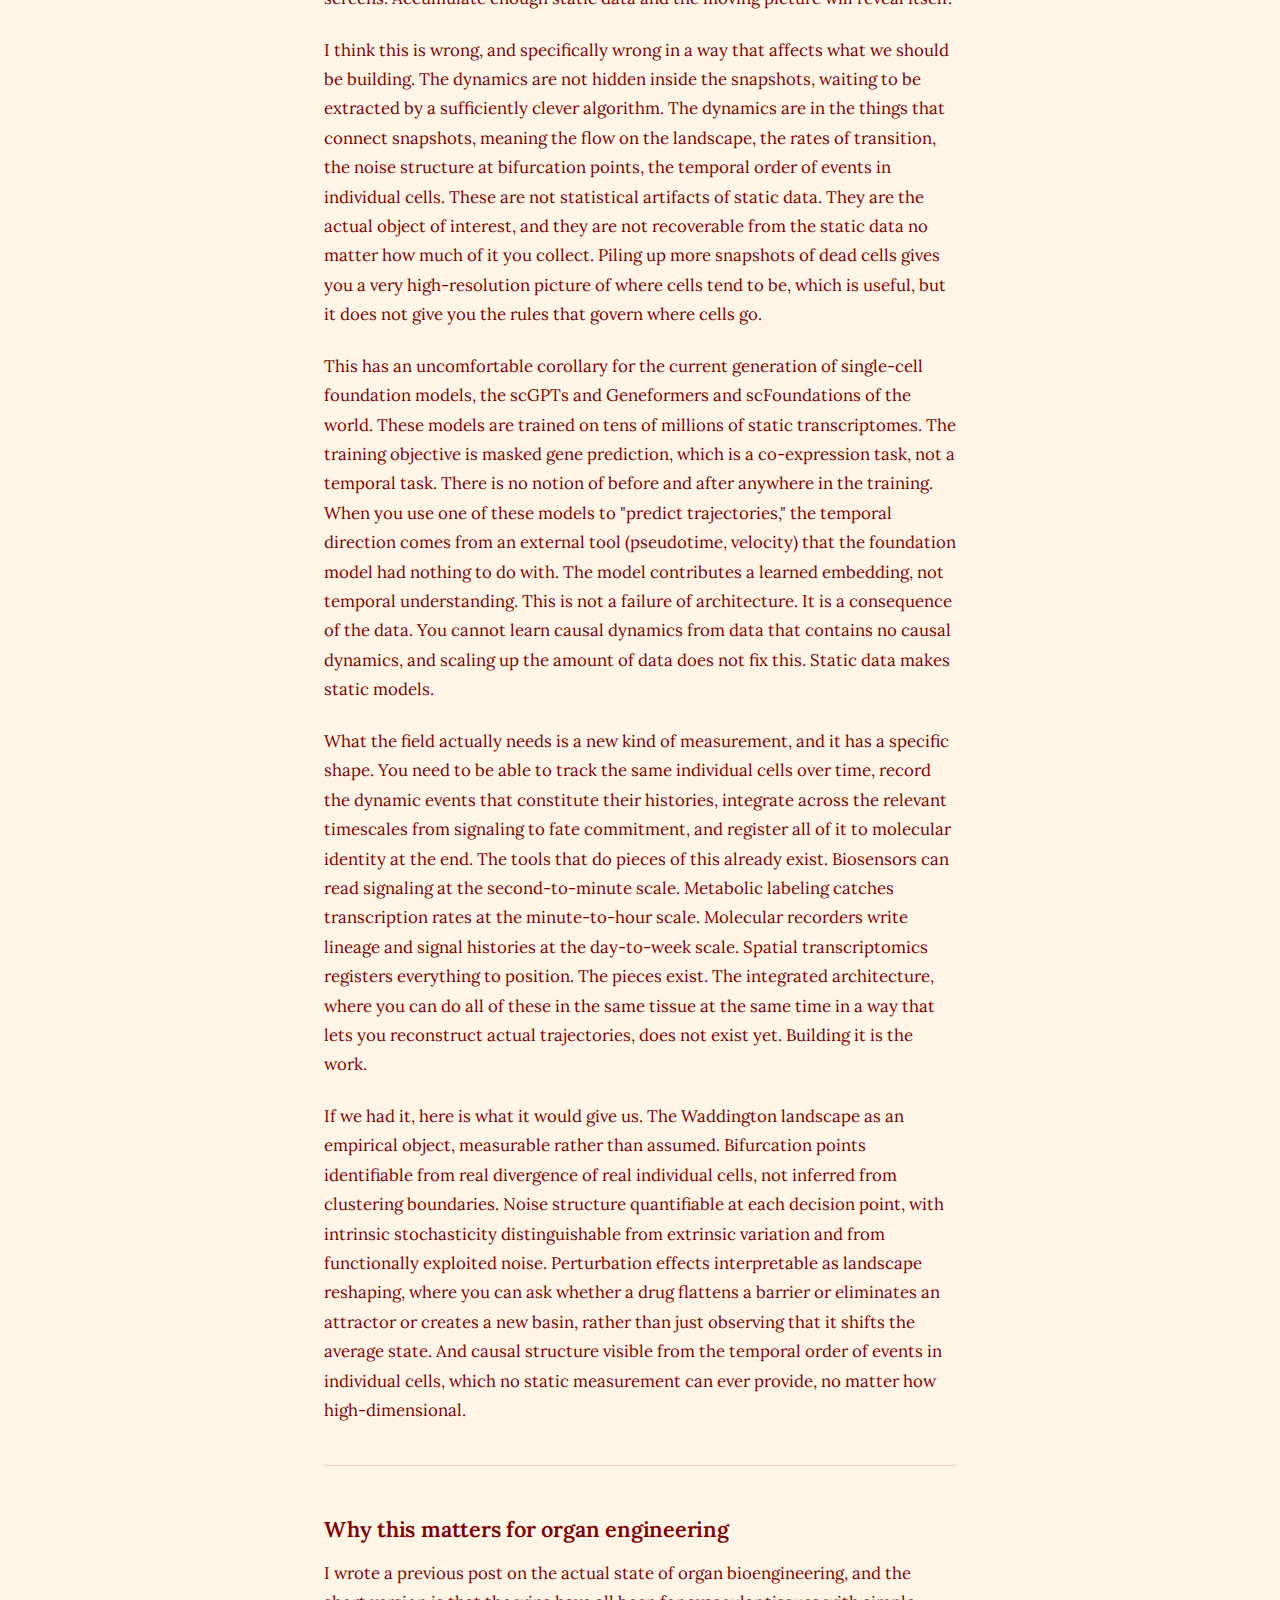
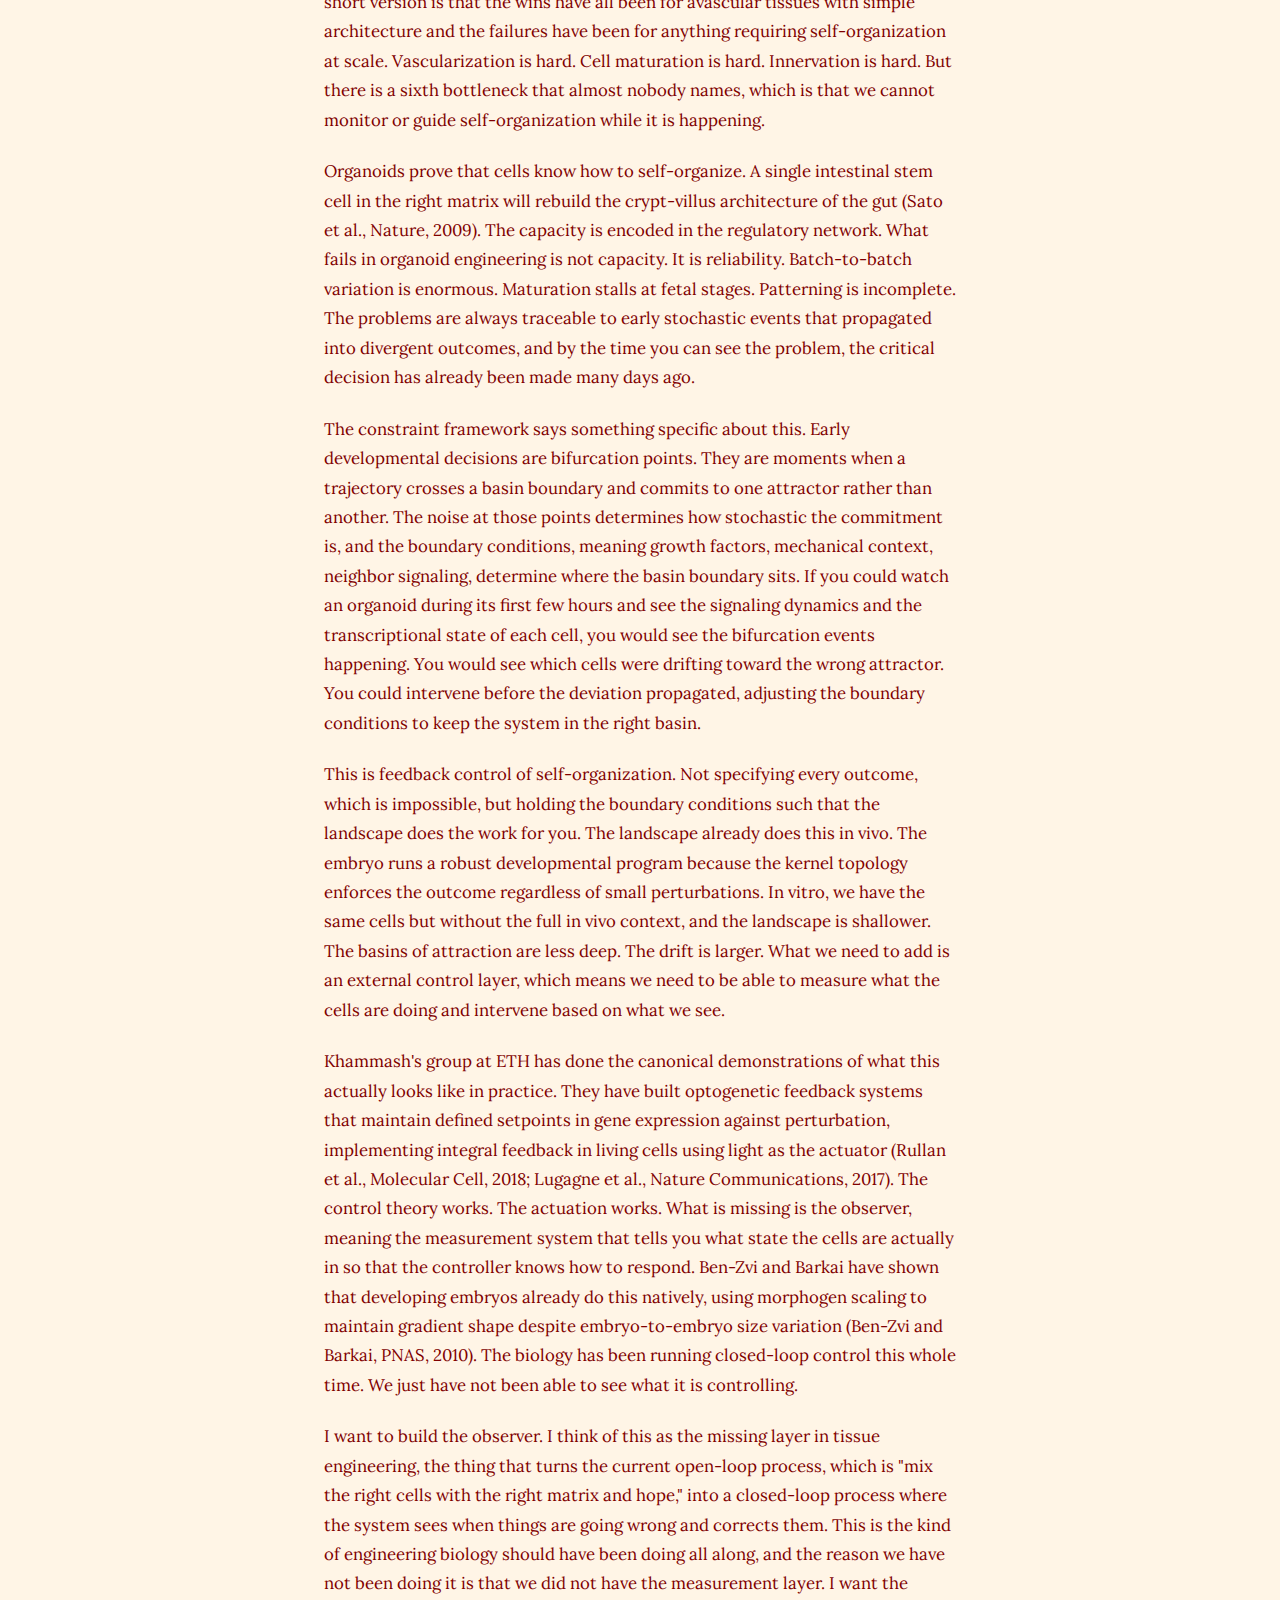
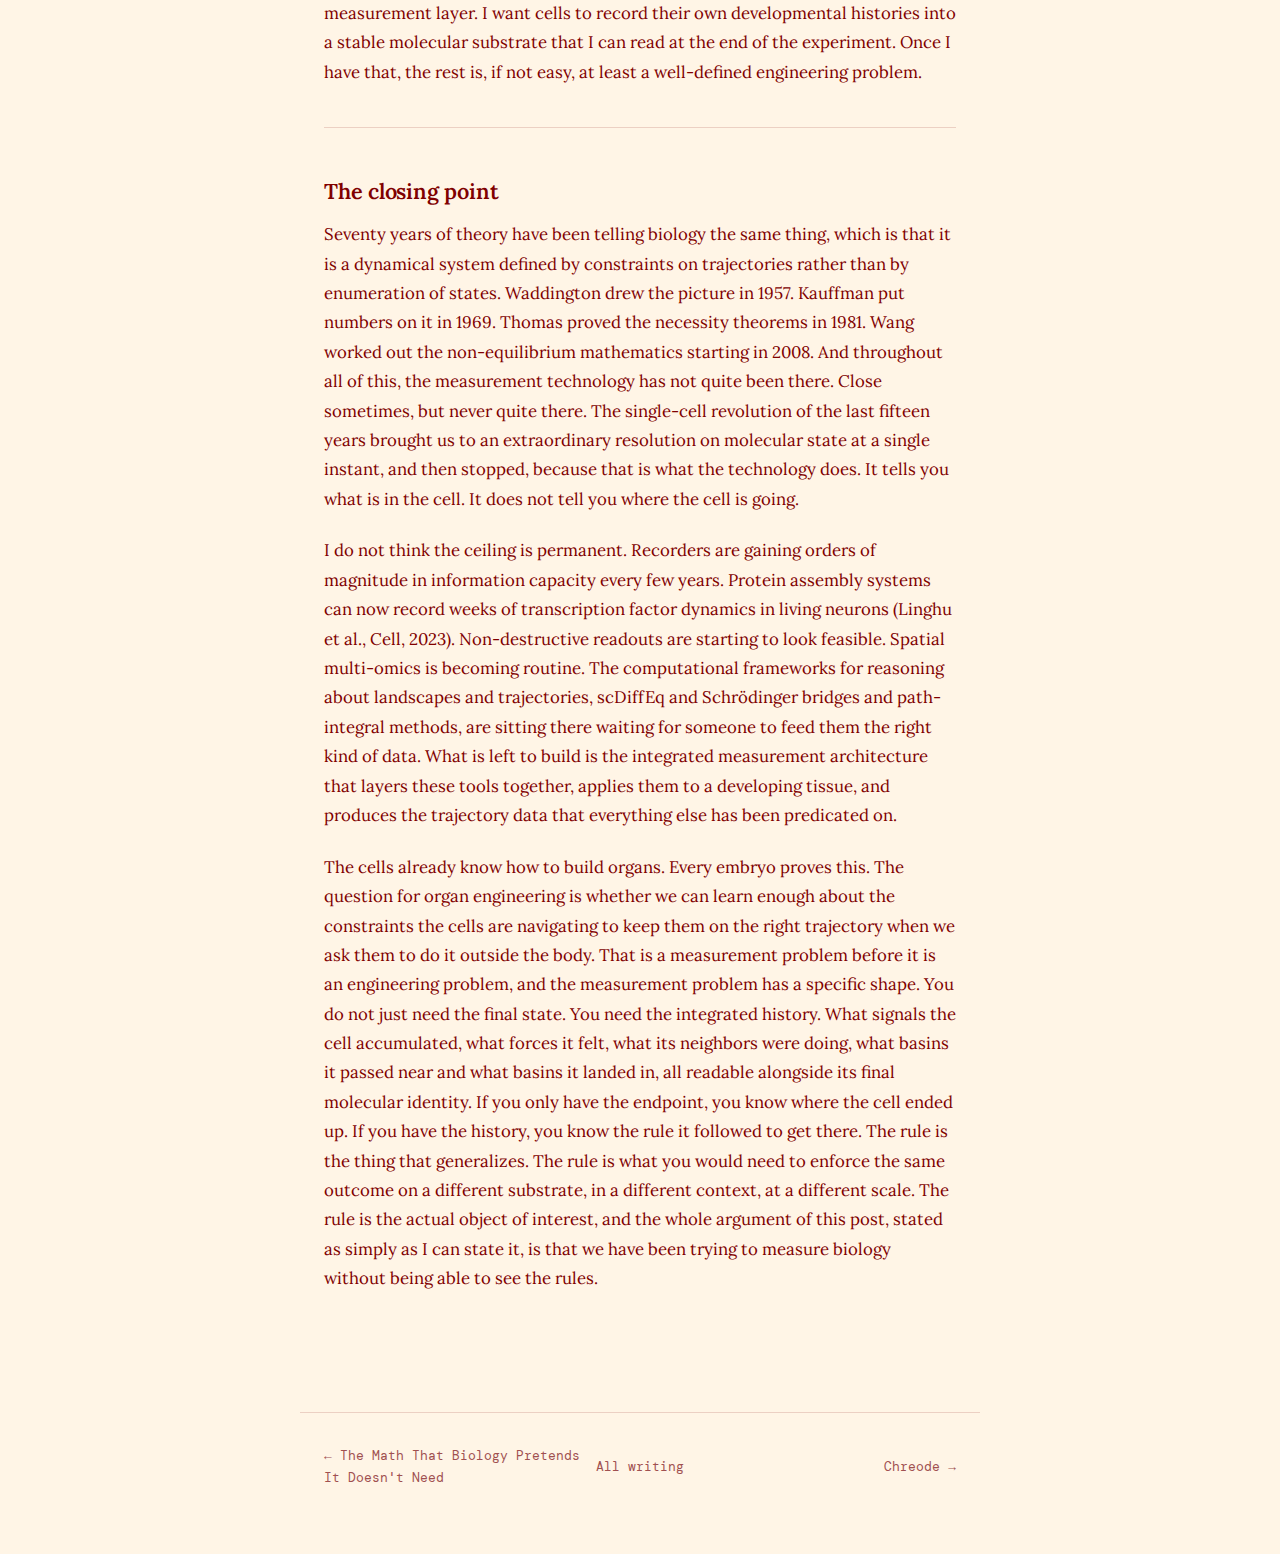
<file: blog/constraints.html>
<!DOCTYPE html>
<html lang="en">
<head>
  <meta charset="UTF-8" />
  <meta name="viewport" content="width=device-width, initial-scale=1.0" />
  <title>Thinking about constraints and control, not components · Ahmed Moselhi</title>
  <meta name="description" content="Biology achieves reliable outcomes from unreliable parts by constraining trajectories, not by specifying states. A long look at what that means for measurement and for organ engineering." />
  <link rel="preconnect" href="https://fonts.googleapis.com">
  <link href="https://fonts.googleapis.com/css2?family=Lora:ital,wght@0,400;0,600;1,400&family=DM+Mono:wght@400;500&display=swap" rel="stylesheet">
  <style>
    *, *::before, *::after { box-sizing: border-box; }
    :root {
      --bg: #FFF5E6; --ink: #800000; --ink-faint: #a05050;
      --rule: rgba(128,0,0,0.15); --code-bg: rgba(128,0,0,0.06); --max-w: 680px;
    }
    html { scroll-behavior: smooth; }
    body { margin:0; background:var(--bg); color:var(--ink); font-family:'Lora',Georgia,serif; font-size:1.05rem; line-height:1.75; }
    .topbar { position:sticky;top:0;z-index:10;background:var(--bg);border-bottom:1px solid var(--rule);padding:0.6rem 1.5rem;display:flex;justify-content:space-between;align-items:center;font-size:0.82rem;font-family:'DM Mono',monospace; }
    .topbar a { color:var(--ink-faint);text-decoration:none; }
    .topbar a:hover { color:var(--ink);text-decoration:underline; }
    .topbar .site-name { font-weight:500;color:var(--ink); }
    article { max-width:var(--max-w);margin:0 auto;padding:3.5rem 1.5rem 6rem; }
    h1 { font-size:clamp(1.8rem,5vw,2.6rem);font-weight:600;line-height:1.2;margin:0 0 0.5rem;letter-spacing:-0.02em; }
    .post-meta { font-family:'DM Mono',monospace;font-size:0.78rem;color:var(--ink-faint);margin-bottom:2.8rem;letter-spacing:0.03em; }
    h2 { font-size:1.35rem;font-weight:600;margin:2.8rem 0 0.6rem;letter-spacing:-0.01em; }
    h3 { font-size:1.1rem;font-weight:600;margin:2rem 0 0.4rem;font-style:italic; }
    p { margin:0 0 1.4rem; }
    hr { border:none;border-top:1px solid var(--rule);margin:2.5rem 0; }
    strong { font-weight:600; } em { font-style:italic; }
    a { color:var(--ink);text-decoration:underline;text-decoration-color:var(--rule);text-underline-offset:3px; }
    a:hover { text-decoration-color:var(--ink); }
    sup { font-size:0.75em; }
    #progress-bar { position:fixed;top:0;left:0;height:2px;background:var(--ink);width:0%;z-index:100;transition:width 0.1s linear; }
    .post-nav { max-width:var(--max-w);margin:0 auto;padding:2rem 1.5rem 4rem;display:grid;grid-template-columns:1fr auto 1fr;gap:1rem;align-items:center;border-top:1px solid var(--rule);font-family:'DM Mono',monospace;font-size:0.8rem; }
    .post-nav .nav-link { color:var(--ink-faint);text-decoration:none; }
    .post-nav .nav-link:hover { color:var(--ink); }
    .post-nav .nav-link.next { text-align:right; }
    .post-nav .nav-home { text-align:center;color:var(--ink-faint);text-decoration:none; }
    .post-nav .nav-home:hover { color:var(--ink); }

    @media(max-width:600px) {
      .post-nav{grid-template-columns:1fr;text-align:center;}
    }
  </style>
</head>
<body>
<div id="progress-bar"></div>
<nav class="topbar">
  <span class="site-name"><a href="../index.html">Ahmed Moselhi</a></span>
  <a href="../blog.html">&#8592; Writing</a>
</nav>
<article>

<img style="width:100%;height:300px;object-fit:cover;display:block;margin-bottom:2.4rem;filter:sepia(0.12) brightness(0.95);"
    src="wad.png"
    alt="Waddington landscape"
    loading="lazy">

<h1>Thinking about constraints and control, not components</h1>
<p class="post-meta">April 2026 · developmental biology, theory</p>

<p>There is a paradox at the center of biology that most biologists have quietly agreed to stop thinking about. At the molecular level, more or less everything is noisy. Gene expression is stochastic. Protein folding is stochastic. Transcription factors find their binding sites by diffusing around in a soup and getting lucky. When Cheong and colleagues measured how much information the TNF-NF-kB pathway actually transmits from one cell to the next, they got about 0.92 bits per cell per time point (Cheong et al., Science, 2011). That is roughly enough information to tell the cell whether something happened or not, and nothing more. If you look at two genetically identical sister cells a few seconds after division, their protein copy numbers will often differ by factors of two or three (Elowitz et al., Science, 2002). Same DNA, same environment, same everything, and they have already drifted.</p>

<p>And then, despite all of that, every human embryo reliably produces hands with five fingers. Hearts with four chambers. A four-lobed brain. The same program has been running across billions of individuals and deep evolutionary time, and it mostly works. Livers regenerate. Wounds heal. The precision of the outcomes bears almost no relationship to the precision of the molecular processes producing them, and this is so strange that I think we have mostly given up on finding it strange.</p>

<p>The usual way out of this paradox is to wave at genetic determinism. The genome is a blueprint. The cells read the blueprint. This dissolves fairly quickly, because a blueprint specifies outcomes, and the genome very obviously does not specify outcomes. It specifies proteins and the conditions under which they get made. The blueprint metaphor has to be doing some very heavy lifting to turn "here is a list of proteins and their binding partners" into "here is a human with five fingers on each hand." Something else is responsible for the reliability, and for seventy years, across a bunch of mostly disconnected fields, that something else has been slowly assembling itself into a coherent answer.</p>

<p>The answer is that biology achieves reliability by constraining the space of trajectories, not by specifying the states along them. The reliability lives in the landscape, not the path. This is the post where I want to argue that carefully, because I think it reframes a lot of what the field should be measuring and building toward, including what I am personally trying to build.</p>

<hr>
<h2>The landscape is real</h2>

<p>Waddington drew his epigenetic landscape in 1957. You have probably seen the picture: a ball rolling down a hillside full of branching valleys, each valley ending at a different cell fate. He called the robustness of this process canalization, meaning the tendency of development to reach the same endpoint despite perturbation along the way. What I find more interesting is that he also drew the underside of the landscape, with genes represented as little pegs connected by strings to the surface above, pulling the topology into its particular shape. It was a metaphor without any real mathematics, but the intuition was doing the right kind of work. Regulatory architecture shapes the landscape. The landscape shapes the trajectories. The trajectories determine the outcomes. Everything that followed was essentially an attempt to put numbers on Waddington's cartoon.</p>

<p>The first serious attempt came from Stuart Kauffman in 1969. Kauffman was thinking about gene regulation as a Boolean network, meaning each gene is either on or off and its state at the next time step is some logical function of its neighbors at this time step. If you set up a network like this and let it run, it turns out that it does not wander randomly through the space of possible states. It settles into attractors, meaning small sets of states that it cycles through or sits in indefinitely. Kauffman's claim was that cell types are these attractors (Kauffman, Journal of Theoretical Biology, 1969). You do not need a separate program for a liver cell and a neuron. You need a regulatory network whose dynamics happen to have a liver attractor and a neuron attractor. The cells fall into these attractors the same way a ball falls into a valley, and they stay there for the same reason.</p>

<p>Around the same period, René Thomas was working out something more fundamental about the logic itself. He proved that if you want a network to have multiple stable states, meaning if you want it to be able to sit in more than one attractor, it has to contain at least one positive feedback loop somewhere. And if you want a network to maintain a setpoint or oscillate stably around one, it has to contain at least one negative feedback loop. These are necessity theorems, not descriptions (Thomas, Journal of Theoretical Biology, 1981; Thomas and Kaufman, Chaos, 2001). They do not tell you which particular genes or what kinetics. They tell you that the topology has to be a certain shape for the behavior to even be possible. If you find me a biological switch, I can tell you without looking that there is a positive feedback loop hiding inside it. If you find me a biological thermostat, there is a negative feedback loop. The parts can vary. The architecture cannot.</p>

<p>This matters because it means the control laws of biology are not abstract. They are literally the same class of laws that govern every other engineered feedback system. Barkai and Leibler showed in 1997 that bacterial chemotaxis, meaning the thing that lets E. coli swim up a nutrient gradient, has a property called perfect adaptation. If you dump a bacterium into a new chemical environment, its tumble rate briefly changes and then returns exactly to baseline, regardless of the new concentration. This is not a kinetic coincidence. It is a structural property of the network (Barkai and Leibler, Nature, 1997). A few years later, Yi, Huang, Simon, and Doyle proved that what the bacteria are actually doing is integral feedback control (Yi et al., PNAS, 2000). This is the same mathematical operation that keeps a rocket upright through maximum dynamic pressure, the same thing that keeps your thermostat at 20 degrees, the same thing an airplane autopilot uses to hold altitude through turbulence. The bacteria are doing PID control. They do not know they are doing PID control, and nobody programmed them to do PID control, but the network topology forces them into it because that is what the logic of perfect adaptation requires.</p>

<p>The point I am trying to land here is that when people talk about biological networks being "robust" or "reliable," they usually mean it in a kind of vague, impressionistic way. But there is nothing vague about it. It is the same notion of robustness that control engineers work with every day. Biology has been running feedback loops for three billion years and we are only now writing down the equations for what it has been doing.</p>

<p>The most mathematically complete version of all this came from Jin Wang and his collaborators starting around 2008. Wang's work is the part where I have to slow down, because it took me a long time to really understand what he was saying, and I think it is worth trying to explain it properly rather than in a single sentence. Here is the setup. If you have a physical system in thermal equilibrium, like a gas in a box, you can write down a potential energy function, and the probability of finding the system in any given state is related to that energy by a clean formula called the Boltzmann distribution. Low energy states are likely. High energy states are unlikely. The system sits at the bottom of the potential, and if you perturb it, it relaxes back to the bottom following the gradient of the potential. This is the physics of a ball in a bowl.</p>

<p>Biology is not like this. Biology is not in thermal equilibrium. A living cell is consuming ATP and dumping entropy into its surroundings at all times. It is driven. It is dissipative. Wang's insight was to ask what happens when you try to write down a landscape for a system like this. It turns out you can still define something that looks like a potential, computed from the steady-state probability distribution of the system rather than from energy directly. He called it the quasi-potential, and the formula is U equals negative log of the steady-state probability. Low U corresponds to likely states, which are your attractors. High U corresponds to unlikely states, which are the barriers between attractors. So far this is just a renaming of Waddington's picture in slightly more rigorous language.</p>

<p>The part that is genuinely new is that for a non-equilibrium system, the landscape alone does not determine the dynamics. There is a second force, which Wang calls the rotational curl flux, that drives probability currents around the landscape. In an equilibrium system this flux is zero by construction. In a biological system it is not. What this means concretely is that if you watch many cells navigate a developmental trajectory, they will not just roll down the landscape in the direction of steepest descent. They will spiral. They will take detours. The optimal path from one attractor to another may not pass through the lowest saddle point, because the flux is pushing them sideways as they go. Time-reversal symmetry is broken. The trajectory from stem cell to neuron does not look like the reverse of the trajectory from neuron to stem cell, and the reason is this flux. Wang's group has since validated this framework against actual single-cell transcriptomic data (Wang et al., PNAS, 2024) and shown that the flux is not a small correction. It is often dominant.</p>

<p>Why am I spending so much time on this? Because the flux is the difference between a physics model of biology and a biology model of biology. If you treat development as a gradient flow down a landscape, you get a picture that is almost right and critically wrong. Almost right, because there really is a landscape. Critically wrong, because the dynamics on that landscape are not equilibrium dynamics, and the paths the cells actually take are shaped by something you will not see if you just measure the landscape shape. You have to measure the flow. And you cannot measure flow from snapshots.</p>

<hr>
<h2>Kernels, or why some genes are load-bearing</h2>

<p>The most concrete version of Waddington's landscape in actual biological networks is something Eric Davidson and Douglas Erwin called a kernel (Davidson and Erwin, Science, 2006). A kernel is a small set of regulatory genes that are wired to each other so densely and so recursively that the whole subcircuit behaves as a unit. Each gene in the kernel feeds into the cis-regulatory modules of the others, usually with multiple redundant connections. Davidson spent decades working out the kernel for endomesoderm specification in the sea urchin, mapping every regulatory edge through systematic perturbation. What he found was that the kernel, consisting of a handful of genes (blimp1, otxβ, gatae, foxa, bra), is almost perfectly conserved between sea urchin and sea star across roughly 500 million years of evolution (Hinman and Davidson, PNAS, 2007). Perturb any single gene in this kernel and you do not get a mildly altered embryo. You get no body part at all. The whole specification program collapses.</p>

<p>This always struck me as counterintuitive at first. The whole point of the robustness argument was that biology is buffered against perturbation, but here is this circuit that is apparently so fragile that knocking out any one component destroys it. The resolution is that the kernel itself is fragile, but its output is what is robust. Because every gene in the kernel feeds into every other gene, noise in any one of them gets averaged out by the mutual reinforcement. The state the kernel locks into is determined by the topology of the whole circuit, not by the exact expression level of any single component. This is why the kernel genes are so deeply conserved. You cannot modify them one at a time without breaking the circuit. You cannot gradually evolve them because any intermediate state would fail to specify the body part, and the organism would not develop. The kernel is a kind of evolutionary fossil, frozen by its own load-bearing role.</p>

<p>Equivalent kernel-like circuits almost certainly operate in human development, though we have not mapped any of them at the same resolution as the sea urchin. The most famous candidate is the cardiac kernel, consisting of NKX2-5, GATA4, TBX5, and MEF2C, which is conserved from Drosophila to human and which, when any component is disrupted, produces catastrophic heart defects (Olson, Science, 2006). The hematopoietic specification circuit, GATA2, FLI1, and SCL, shows the same recursive wiring in early blood formation (Pimanda et al., PNAS, 2007). The eye field kernel, which includes PAX6 and SIX3, is so conserved that mammalian PAX6 induces ectopic eyes when you misexpress it in a fruit fly (Halder et al., Science, 1995). These are not just lists of important genes. They are the pieces of machinery that the landscape is actually made of. The reason we have not mapped them at Davidson-in-sea-urchin resolution is mostly that you cannot systematically knock down every transcription factor in a mammalian embryo and watch what happens. The tools do not exist. The inference is strong. The direct measurement is still missing.</p>

<p>There are other places you can see the same architectural principle at work, even at very different scales. In epithelial sheets, there is a feedback system built around YAP and TAZ that maintains homeostatic cell density (Aragona et al., Cell, 2013). When cells get crowded, compressive stress increases, YAP gets excluded from the nucleus, downstream growth genes shut off, division stops, density drops, stress relaxes, YAP returns, and the cycle continues. The setpoint is mechanical stress. The error signal is deviation from it. The actuator is YAP localization. Eisenhoffer and colleagues showed that when you ablate individual cells with a laser, the neighbors sense the tension change within minutes and rush to fill the gap (Eisenhoffer et al., Nature, 2012). It is the same architectural principle as the gap gene network, operating on a different input (mechanical instead of chemical) at a different scale. The logic generalizes. The parts do not.</p>

<p>There is a famous example that is maybe the most crisply quantitative demonstration of any of this, which is the Drosophila gap gene network. Bicoid and Nanos set up opposing morphogen gradients along the front-to-back axis of the embryo. These gradients are noisy. Gregor and colleagues measured that the Bicoid concentration varies by about 10 percent between embryos (Gregor et al., Cell, 2007). And yet the Hunchback expression boundary, meaning the sharp line where one gap gene switches from on to off, varies by less than 1 percent of embryo length across individuals. The network is not reading a threshold and turning a gene on. It is computing something closer to a derivative, integrating concentration and rate of change and neighbor state simultaneously, and producing a boundary sharper than any of its inputs. That is a transfer function. It is a control law. And it is running in a real tissue where you can measure it.</p>

<hr>
<h2>What snapshots cannot tell you</h2>

<p>Here is the tension. Everything I just described lives in trajectories. Kernels lock into states over time. Landscapes have shape and flow. Control laws relate what happens now to what happened a moment ago. But the tool the field actually uses to measure cellular state, single-cell RNA sequencing, requires you to kill the cell. You lyse it, you capture its mRNA, you sequence. You get one measurement per cell, and the cell is gone. Whatever trajectory it was on, you cannot watch the rest of it.</p>

<p>The heroic response to this constraint has been an enormous amount of computational ingenuity. Pseudotime orders cells along an inferred trajectory based on how their transcriptomes change. RNA velocity uses the ratio of unspliced to spliced mRNA to guess which direction each cell is moving. Optimal transport fits mass-conserving flows between populations measured at different real time points. These methods extract real signal and they are genuinely useful. But there is a mathematical limit to what they can tell you, and I want to be specific about what it is, because I think most people using these tools do not quite appreciate it.</p>

<p>Weinreb, Wolock, and Klein proved a theorem a few years ago that settles the question (Weinreb et al., PNAS, 2020). For any observed distribution of cell states at a single time point, there are infinitely many dynamical processes that could have produced it. The snapshot underdetermines the trajectory. This is not a limitation of current algorithms or a complaint about sequencing depth. It is a theorem. You cannot know where the cells are going from a picture of where they are. You can infer plausible guesses, and some of them will be right, but you cannot distinguish the correct dynamics from the wrong dynamics using only snapshots. The information is not in the data.</p>

<p>What makes this especially frustrating is that the things you would want to know most, meaning the control laws and the landscape flow and the direction of causation, are exactly the things that are invisible in snapshots. The landscape shape might be recoverable, in some idealized sense, from a very large collection of snapshots across all the states the system passes through. The flow on that landscape, which is what Wang's curl flux describes, cannot be recovered that way, because the flow is defined by the difference between the dynamics going forward and the dynamics going backward, and a snapshot has no direction. You would not know if the cells you are looking at were on their way out of an attractor or settling into it.</p>

<p>And then there is the matter of live-cell biology, which provides an independent reason to doubt that snapshots contain the interesting biology in the first place. Every time anyone has bothered to watch a signaling pathway in real time instead of averaging it at an endpoint, the time-averaged picture has turned out to be a lie. ERK, the famous MAP kinase, does not just turn on in response to growth factor. It pulses, it oscillates, and the frequency of its pulsing encodes meaningfully different cell fate decisions (Albeck et al., Molecular Cell, 2013). NF-kB, which you might think of as a simple on-switch for inflammation, actually oscillates with a roughly 90-minute period that is almost invariant across stimulation intensities (Nelson et al., Science, 2004). Transient versus sustained activation of the same pathway drives opposing fate decisions (Murphy et al., Nature Cell Biology, 2002). The signaling code is written in time. A tool that only reads one frame of the movie reads noise.</p>

<p>The obvious response is to use live imaging. And live imaging is great, but it has its own walls. You can watch one or two labeled proteins in a cell. You cannot simultaneously measure the 20,000-dimensional transcriptome of the same cell while also watching its live signaling dynamics. You can do one or the other. Get the movie or get the molecular snapshot. Get the time-resolved measurement of two markers or get the deep characterization of one time point. There is no version of the technology, currently, where you get both at tissue scale in three dimensions.</p>

<p>The field has started to respond to this with a new class of tools, molecular recorders. Instead of trying to watch the cell live, you engineer the cell to write its own history into its genome or into its proteins, readable later by sequencing or imaging. Systems like GESTALT, CARLIN, DNA Typewriter, and others write indel patterns or insertion sequences that accumulate during cell division or in response to specific signals (McKenna et al., Science, 2016; Bowling et al., Cell, 2020; Choi et al., Nature, 2022). Lineage recording at this kind of resolution is a real advance, and I think it points in the right direction. But the amount of information these recorders can store, even in the best current systems, is small compared to the information content of an actual developmental trajectory. A few thousand bits per cell against a process that runs over weeks and involves dozens of coupled dynamical variables. The gap is still three to five orders of magnitude. And the timescales matter too. Fate decisions take days. Signaling takes minutes. Ion channels gate in microseconds. No single tool covers more than a couple of decades of this range, and nothing integrates across them in the same cells.</p>

<hr>
<h2>Does Perturb-seq fix this? Sort of, not really.</h2>

<p>The most sophisticated counterargument to everything I just said is that we now have genome-scale CRISPR perturbation with single-cell readout, known as Perturb-seq, and that Perturb-seq can recover causal structure in ways that pure observation cannot (Dixit et al., Cell, 2016; Replogle et al., Cell, 2022). This is a real point. Interventions are stronger evidence than correlations. If you knock out a gene and something downstream changes, you have better grounds for calling the first thing a cause than if you just observed them co-varying. In principle, a large enough Perturb-seq screen could map out causal relationships across the whole regulatory network.</p>

<p>In practice, there is a problem, and it is the same problem. Standard Perturb-seq reads out a single endpoint snapshot after the perturbation has had time to propagate through the network. So the thing you measure is not the direct effect of the perturbation. It is the sum of direct effects, indirect effects, and feedback loops that have all equilibrated by the time you sequenced. If you knock out a transcription factor, it changes the expression of its direct targets, which changes the expression of their targets, and so on, and the endpoint is a cascade that has worked itself out. From that endpoint you cannot easily tell which changes are direct and which are indirect. Multiple different causal graphs can produce the same endpoint distribution, which is just the same identifiability problem we had with observational data, in slightly different clothes.</p>

<p>The people working on this know it. A recent review of the field concluded, not without some despair, that there is currently no accepted method for inferring gene regulatory networks from perturbation response data. The experiments are running. The machines are making the data. The data underdetermines what we want to know. The solution that is starting to emerge is to pair perturbation with metabolic labeling, which lets you measure the newly transcribed RNA after the perturbation, giving you a short-horizon dynamic response rather than an endpoint. Methods like PerturbSci-Kinetics (Xu et al., Nature Biotechnology, 2024) and sci-FATE2 (Cao et al., 2020) are starting to do this. They show what the fix actually looks like: you add time back into the measurement. Once you have temporal resolution to go with the intervention, the causal inference gets much better. In the Scribe framework, which explicitly compares causal recovery with and without temporal coupling, the difference is the difference between almost-random and pretty-good (Qiu et al., Cell Systems, 2020). Intervention without dynamics does not close the gap. Intervention with dynamics starts to.</p>

<p>None of this makes Perturb-seq useless. It is extremely useful for generating hypotheses and for mapping perturbation response signatures at scale. But it is not the causal GRN that people sometimes claim it is. For the control law question specifically, the kind of question I actually care about, where I want to know which genes are enforcing setpoints and returning the system to equilibrium when pushed, you need the time course. Not just the response.</p>

<hr>
<h2>So what is the actual argument</h2>

<p>Here is what I think is going on, stated as carefully as I can.</p>

<p>The field has operated, mostly without saying so out loud, on the assumption that if we collect enough molecular snapshots, dynamics will eventually emerge. More genes, more cells, more timepoints, more tissue atlases, more perturbation screens. Accumulate enough static data and the moving picture will reveal itself.</p>

<p>I think this is wrong, and specifically wrong in a way that affects what we should be building. The dynamics are not hidden inside the snapshots, waiting to be extracted by a sufficiently clever algorithm. The dynamics are in the things that connect snapshots, meaning the flow on the landscape, the rates of transition, the noise structure at bifurcation points, the temporal order of events in individual cells. These are not statistical artifacts of static data. They are the actual object of interest, and they are not recoverable from the static data no matter how much of it you collect. Piling up more snapshots of dead cells gives you a very high-resolution picture of where cells tend to be, which is useful, but it does not give you the rules that govern where cells go.</p>

<p>This has an uncomfortable corollary for the current generation of single-cell foundation models, the scGPTs and Geneformers and scFoundations of the world. These models are trained on tens of millions of static transcriptomes. The training objective is masked gene prediction, which is a co-expression task, not a temporal task. There is no notion of before and after anywhere in the training. When you use one of these models to "predict trajectories," the temporal direction comes from an external tool (pseudotime, velocity) that the foundation model had nothing to do with. The model contributes a learned embedding, not temporal understanding. This is not a failure of architecture. It is a consequence of the data. You cannot learn causal dynamics from data that contains no causal dynamics, and scaling up the amount of data does not fix this. Static data makes static models.</p>

<p>What the field actually needs is a new kind of measurement, and it has a specific shape. You need to be able to track the same individual cells over time, record the dynamic events that constitute their histories, integrate across the relevant timescales from signaling to fate commitment, and register all of it to molecular identity at the end. The tools that do pieces of this already exist. Biosensors can read signaling at the second-to-minute scale. Metabolic labeling catches transcription rates at the minute-to-hour scale. Molecular recorders write lineage and signal histories at the day-to-week scale. Spatial transcriptomics registers everything to position. The pieces exist. The integrated architecture, where you can do all of these in the same tissue at the same time in a way that lets you reconstruct actual trajectories, does not exist yet. Building it is the work.</p>

<p>If we had it, here is what it would give us. The Waddington landscape as an empirical object, measurable rather than assumed. Bifurcation points identifiable from real divergence of real individual cells, not inferred from clustering boundaries. Noise structure quantifiable at each decision point, with intrinsic stochasticity distinguishable from extrinsic variation and from functionally exploited noise. Perturbation effects interpretable as landscape reshaping, where you can ask whether a drug flattens a barrier or eliminates an attractor or creates a new basin, rather than just observing that it shifts the average state. And causal structure visible from the temporal order of events in individual cells, which no static measurement can ever provide, no matter how high-dimensional.</p>

<hr>
<h2>Why this matters for organ engineering</h2>

<p>I wrote a previous post on the actual state of organ bioengineering, and the short version is that the wins have all been for avascular tissues with simple architecture and the failures have been for anything requiring self-organization at scale. Vascularization is hard. Cell maturation is hard. Innervation is hard. But there is a sixth bottleneck that almost nobody names, which is that we cannot monitor or guide self-organization while it is happening.</p>

<p>Organoids prove that cells know how to self-organize. A single intestinal stem cell in the right matrix will rebuild the crypt-villus architecture of the gut (Sato et al., Nature, 2009). The capacity is encoded in the regulatory network. What fails in organoid engineering is not capacity. It is reliability. Batch-to-batch variation is enormous. Maturation stalls at fetal stages. Patterning is incomplete. The problems are always traceable to early stochastic events that propagated into divergent outcomes, and by the time you can see the problem, the critical decision has already been made many days ago.</p>

<p>The constraint framework says something specific about this. Early developmental decisions are bifurcation points. They are moments when a trajectory crosses a basin boundary and commits to one attractor rather than another. The noise at those points determines how stochastic the commitment is, and the boundary conditions, meaning growth factors, mechanical context, neighbor signaling, determine where the basin boundary sits. If you could watch an organoid during its first few hours and see the signaling dynamics and the transcriptional state of each cell, you would see the bifurcation events happening. You would see which cells were drifting toward the wrong attractor. You could intervene before the deviation propagated, adjusting the boundary conditions to keep the system in the right basin.</p>

<p>This is feedback control of self-organization. Not specifying every outcome, which is impossible, but holding the boundary conditions such that the landscape does the work for you. The landscape already does this in vivo. The embryo runs a robust developmental program because the kernel topology enforces the outcome regardless of small perturbations. In vitro, we have the same cells but without the full in vivo context, and the landscape is shallower. The basins of attraction are less deep. The drift is larger. What we need to add is an external control layer, which means we need to be able to measure what the cells are doing and intervene based on what we see.</p>

<p>Khammash's group at ETH has done the canonical demonstrations of what this actually looks like in practice. They have built optogenetic feedback systems that maintain defined setpoints in gene expression against perturbation, implementing integral feedback in living cells using light as the actuator (Rullan et al., Molecular Cell, 2018; Lugagne et al., Nature Communications, 2017). The control theory works. The actuation works. What is missing is the observer, meaning the measurement system that tells you what state the cells are actually in so that the controller knows how to respond. Ben-Zvi and Barkai have shown that developing embryos already do this natively, using morphogen scaling to maintain gradient shape despite embryo-to-embryo size variation (Ben-Zvi and Barkai, PNAS, 2010). The biology has been running closed-loop control this whole time. We just have not been able to see what it is controlling.</p>

<p>I want to build the observer. I think of this as the missing layer in tissue engineering, the thing that turns the current open-loop process, which is "mix the right cells with the right matrix and hope," into a closed-loop process where the system sees when things are going wrong and corrects them. This is the kind of engineering biology should have been doing all along, and the reason we have not been doing it is that we did not have the measurement layer. I want the measurement layer. I want cells to record their own developmental histories into a stable molecular substrate that I can read at the end of the experiment. Once I have that, the rest is, if not easy, at least a well-defined engineering problem.</p>

<hr>
<h2>The closing point</h2>

<p>Seventy years of theory have been telling biology the same thing, which is that it is a dynamical system defined by constraints on trajectories rather than by enumeration of states. Waddington drew the picture in 1957. Kauffman put numbers on it in 1969. Thomas proved the necessity theorems in 1981. Wang worked out the non-equilibrium mathematics starting in 2008. And throughout all of this, the measurement technology has not quite been there. Close sometimes, but never quite there. The single-cell revolution of the last fifteen years brought us to an extraordinary resolution on molecular state at a single instant, and then stopped, because that is what the technology does. It tells you what is in the cell. It does not tell you where the cell is going.</p>

<p>I do not think the ceiling is permanent. Recorders are gaining orders of magnitude in information capacity every few years. Protein assembly systems can now record weeks of transcription factor dynamics in living neurons (Linghu et al., Cell, 2023). Non-destructive readouts are starting to look feasible. Spatial multi-omics is becoming routine. The computational frameworks for reasoning about landscapes and trajectories, scDiffEq and Schrödinger bridges and path-integral methods, are sitting there waiting for someone to feed them the right kind of data. What is left to build is the integrated measurement architecture that layers these tools together, applies them to a developing tissue, and produces the trajectory data that everything else has been predicated on.</p>

<p>The cells already know how to build organs. Every embryo proves this. The question for organ engineering is whether we can learn enough about the constraints the cells are navigating to keep them on the right trajectory when we ask them to do it outside the body. That is a measurement problem before it is an engineering problem, and the measurement problem has a specific shape. You do not just need the final state. You need the integrated history. What signals the cell accumulated, what forces it felt, what its neighbors were doing, what basins it passed near and what basins it landed in, all readable alongside its final molecular identity. If you only have the endpoint, you know where the cell ended up. If you have the history, you know the rule it followed to get there. The rule is the thing that generalizes. The rule is what you would need to enforce the same outcome on a different substrate, in a different context, at a different scale. The rule is the actual object of interest, and the whole argument of this post, stated as simply as I can state it, is that we have been trying to measure biology without being able to see the rules.</p>

</article>

<nav class="post-nav">
  <a href="dynamics.html" class="nav-link prev">&#8592; The Math That Biology Pretends It Doesn't Need</a>
  <a href="../index.html" class="nav-home">All writing</a>
  <a href="chreode.html" class="nav-link next">Chreode &#8594;</a>
</nav>
<script>
  const bar=document.getElementById('progress-bar');
  window.addEventListener('scroll',()=>{
    const doc=document.documentElement;
    bar.style.width=(doc.scrollHeight-window.innerHeight>0?(doc.scrollTop/(doc.scrollHeight-window.innerHeight))*100:0)+'%';
  },{passive:true});
</script>
</body>
</html>
</file>
